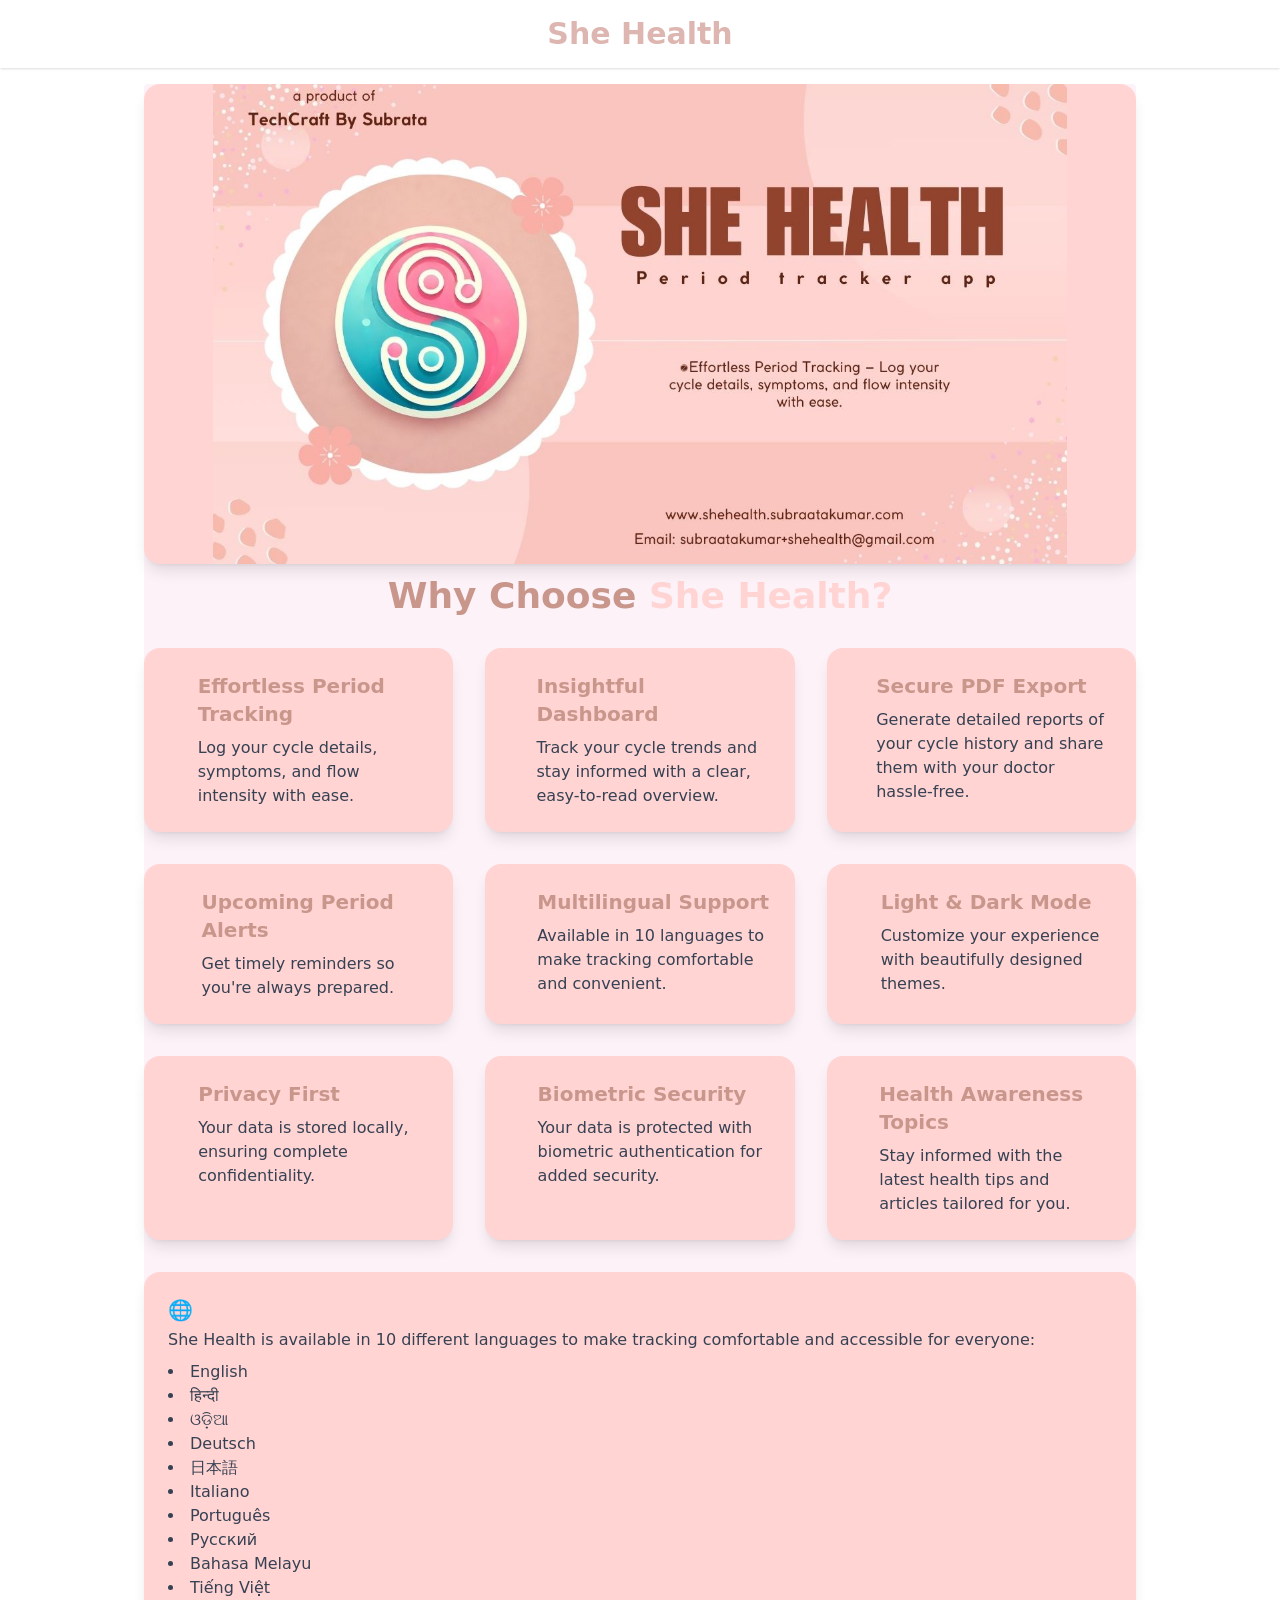
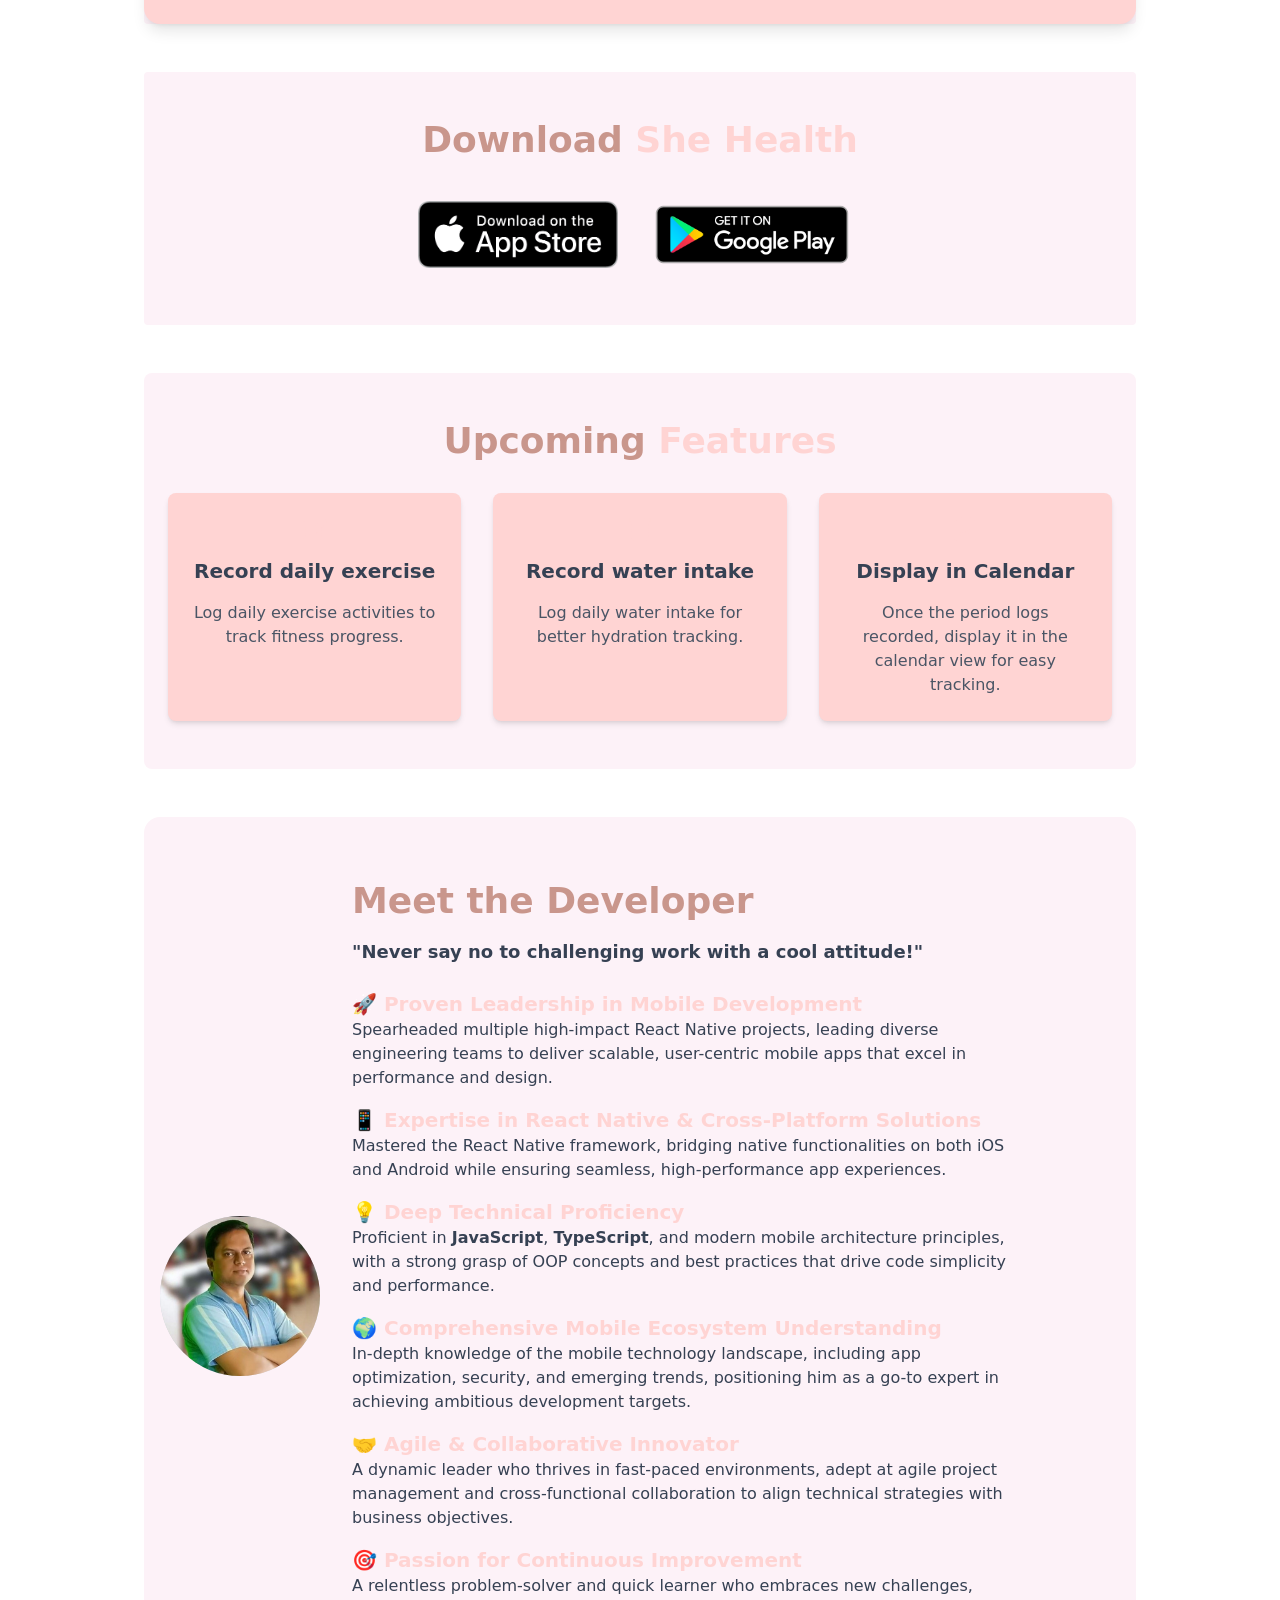
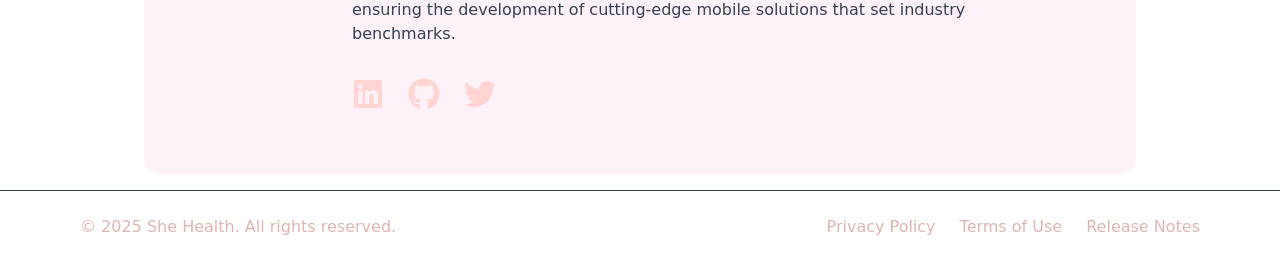
<file: index.html>
<!DOCTYPE html><html lang="en"><head><meta charSet="utf-8"/><meta name="viewport" content="width=device-width, initial-scale=1"/><link rel="stylesheet" href="/_next/static/css/571747c821c4b8be.css" data-precedence="next"/><link rel="preload" as="script" fetchPriority="low" href="/_next/static/chunks/webpack-60d835819e29e072.js"/><script src="/_next/static/chunks/4bd1b696-5b6c0ccbd3c0c9ab.js" async=""></script><script src="/_next/static/chunks/684-c45fac0e309893fe.js" async=""></script><script src="/_next/static/chunks/main-app-b4d7934724c104c9.js" async=""></script><script src="/_next/static/chunks/874-db6e9370384cd204.js" async=""></script><script src="/_next/static/chunks/63-6e6aa22b3cd68abc.js" async=""></script><script src="/_next/static/chunks/app/page-11c84b7e108ccc84.js" async=""></script><title>She Health App</title><meta name="description" content="She Health - Period tracker app"/><link rel="icon" href="/favicon.ico" type="image/x-icon" sizes="16x16"/><script src="/_next/static/chunks/polyfills-42372ed130431b0a.js" noModule=""></script></head><body class="dark:bg-gray-900 text-primary"><header class="p-4 dark:bg-gray-800 shadow"><a href="/"><h1 class="text-3xl font-bold text-center">She Health</h1></a></header><main class="max-w-5xl mx-auto p-4"><div class="space-y-12"><div class=" bg-pink-50 dark:bg-gray-900 rounded"><div class="container mx-auto"><div class="col-span-2 bg-white shadow-lg rounded-2xl items-start space-x-4 transition-transform transform hover:-translate-y-2"><a href="/"><div class="relative w-full  h-60 md:h-120"><img alt="Subrata Kumar Das" loading="lazy" decoding="async" data-nimg="fill" class="object-contain" style="position:absolute;height:100%;width:100%;left:0;top:0;right:0;bottom:0;color:transparent" src="/she_health_logo.jpg"/></div></a></div></div><div class="container mx-auto mt-3"><h2 class="text-4xl font-bold text-pink-600 mb-8 text-center">Why Choose <span class="text-pink-500">She Health?</span></h2><div class="grid grid-cols-1 md:grid-cols-2 lg:grid-cols-3 gap-8"><div class="p-6 bg-white dark:bg-gray-800 shadow-lg rounded-2xl flex items-start space-x-4 transition-transform transform hover:-translate-y-2"><svg stroke="currentColor" fill="currentColor" stroke-width="0" viewBox="0 0 448 512" class="text-pink-500 text-3xl" height="1em" width="1em" xmlns="http://www.w3.org/2000/svg"><path d="M0 464c0 26.5 21.5 48 48 48h352c26.5 0 48-21.5 48-48V192H0v272zm320-196c0-6.6 5.4-12 12-12h40c6.6 0 12 5.4 12 12v40c0 6.6-5.4 12-12 12h-40c-6.6 0-12-5.4-12-12v-40zm0 128c0-6.6 5.4-12 12-12h40c6.6 0 12 5.4 12 12v40c0 6.6-5.4 12-12 12h-40c-6.6 0-12-5.4-12-12v-40zM192 268c0-6.6 5.4-12 12-12h40c6.6 0 12 5.4 12 12v40c0 6.6-5.4 12-12 12h-40c-6.6 0-12-5.4-12-12v-40zm0 128c0-6.6 5.4-12 12-12h40c6.6 0 12 5.4 12 12v40c0 6.6-5.4 12-12 12h-40c-6.6 0-12-5.4-12-12v-40zM64 268c0-6.6 5.4-12 12-12h40c6.6 0 12 5.4 12 12v40c0 6.6-5.4 12-12 12H76c-6.6 0-12-5.4-12-12v-40zm0 128c0-6.6 5.4-12 12-12h40c6.6 0 12 5.4 12 12v40c0 6.6-5.4 12-12 12H76c-6.6 0-12-5.4-12-12v-40zM400 64h-48V16c0-8.8-7.2-16-16-16h-32c-8.8 0-16 7.2-16 16v48H160V16c0-8.8-7.2-16-16-16h-32c-8.8 0-16 7.2-16 16v48H48C21.5 64 0 85.5 0 112v48h448v-48c0-26.5-21.5-48-48-48z"></path></svg><div><h3 class="text-xl font-semibold text-pink-600 mb-2">Effortless Period Tracking</h3><p class="text-gray-700 dark:text-gray-300">Log your cycle details, symptoms, and flow intensity with ease.</p></div></div><div class="p-6 bg-white dark:bg-gray-800 shadow-lg rounded-2xl flex items-start space-x-4 transition-transform transform hover:-translate-y-2"><svg stroke="currentColor" fill="currentColor" stroke-width="0" viewBox="0 0 512 512" class="text-pink-500 text-3xl" height="1em" width="1em" xmlns="http://www.w3.org/2000/svg"><path d="M496 384H64V80c0-8.84-7.16-16-16-16H16C7.16 64 0 71.16 0 80v336c0 17.67 14.33 32 32 32h464c8.84 0 16-7.16 16-16v-32c0-8.84-7.16-16-16-16zM464 96H345.94c-21.38 0-32.09 25.85-16.97 40.97l32.4 32.4L288 242.75l-73.37-73.37c-12.5-12.5-32.76-12.5-45.25 0l-68.69 68.69c-6.25 6.25-6.25 16.38 0 22.63l22.62 22.62c6.25 6.25 16.38 6.25 22.63 0L192 237.25l73.37 73.37c12.5 12.5 32.76 12.5 45.25 0l96-96 32.4 32.4c15.12 15.12 40.97 4.41 40.97-16.97V112c.01-8.84-7.15-16-15.99-16z"></path></svg><div><h3 class="text-xl font-semibold text-pink-600 mb-2">Insightful Dashboard</h3><p class="text-gray-700 dark:text-gray-300">Track your cycle trends and stay informed with a clear, easy-to-read overview.</p></div></div><div class="p-6 bg-white dark:bg-gray-800 shadow-lg rounded-2xl flex items-start space-x-4 transition-transform transform hover:-translate-y-2"><svg stroke="currentColor" fill="currentColor" stroke-width="0" viewBox="0 0 384 512" class="text-pink-500 text-3xl" height="1em" width="1em" xmlns="http://www.w3.org/2000/svg"><path d="M181.9 256.1c-5-16-4.9-46.9-2-46.9 8.4 0 7.6 36.9 2 46.9zm-1.7 47.2c-7.7 20.2-17.3 43.3-28.4 62.7 18.3-7 39-17.2 62.9-21.9-12.7-9.6-24.9-23.4-34.5-40.8zM86.1 428.1c0 .8 13.2-5.4 34.9-40.2-6.7 6.3-29.1 24.5-34.9 40.2zM248 160h136v328c0 13.3-10.7 24-24 24H24c-13.3 0-24-10.7-24-24V24C0 10.7 10.7 0 24 0h200v136c0 13.2 10.8 24 24 24zm-8 171.8c-20-12.2-33.3-29-42.7-53.8 4.5-18.5 11.6-46.6 6.2-64.2-4.7-29.4-42.4-26.5-47.8-6.8-5 18.3-.4 44.1 8.1 77-11.6 27.6-28.7 64.6-40.8 85.8-.1 0-.1.1-.2.1-27.1 13.9-73.6 44.5-54.5 68 5.6 6.9 16 10 21.5 10 17.9 0 35.7-18 61.1-61.8 25.8-8.5 54.1-19.1 79-23.2 21.7 11.8 47.1 19.5 64 19.5 29.2 0 31.2-32 19.7-43.4-13.9-13.6-54.3-9.7-73.6-7.2zM377 105L279 7c-4.5-4.5-10.6-7-17-7h-6v128h128v-6.1c0-6.3-2.5-12.4-7-16.9zm-74.1 255.3c4.1-2.7-2.5-11.9-42.8-9 37.1 15.8 42.8 9 42.8 9z"></path></svg><div><h3 class="text-xl font-semibold text-pink-600 mb-2">Secure PDF Export</h3><p class="text-gray-700 dark:text-gray-300">Generate detailed reports of your cycle history and share them with your doctor hassle-free.</p></div></div><div class="p-6 bg-white dark:bg-gray-800 shadow-lg rounded-2xl flex items-start space-x-4 transition-transform transform hover:-translate-y-2"><svg stroke="currentColor" fill="currentColor" stroke-width="0" viewBox="0 0 448 512" class="text-pink-500 text-3xl" height="1em" width="1em" xmlns="http://www.w3.org/2000/svg"><path d="M0 464c0 26.5 21.5 48 48 48h352c26.5 0 48-21.5 48-48V192H0v272zm320-196c0-6.6 5.4-12 12-12h40c6.6 0 12 5.4 12 12v40c0 6.6-5.4 12-12 12h-40c-6.6 0-12-5.4-12-12v-40zm0 128c0-6.6 5.4-12 12-12h40c6.6 0 12 5.4 12 12v40c0 6.6-5.4 12-12 12h-40c-6.6 0-12-5.4-12-12v-40zM192 268c0-6.6 5.4-12 12-12h40c6.6 0 12 5.4 12 12v40c0 6.6-5.4 12-12 12h-40c-6.6 0-12-5.4-12-12v-40zm0 128c0-6.6 5.4-12 12-12h40c6.6 0 12 5.4 12 12v40c0 6.6-5.4 12-12 12h-40c-6.6 0-12-5.4-12-12v-40zM64 268c0-6.6 5.4-12 12-12h40c6.6 0 12 5.4 12 12v40c0 6.6-5.4 12-12 12H76c-6.6 0-12-5.4-12-12v-40zm0 128c0-6.6 5.4-12 12-12h40c6.6 0 12 5.4 12 12v40c0 6.6-5.4 12-12 12H76c-6.6 0-12-5.4-12-12v-40zM400 64h-48V16c0-8.8-7.2-16-16-16h-32c-8.8 0-16 7.2-16 16v48H160V16c0-8.8-7.2-16-16-16h-32c-8.8 0-16 7.2-16 16v48H48C21.5 64 0 85.5 0 112v48h448v-48c0-26.5-21.5-48-48-48z"></path></svg><div><h3 class="text-xl font-semibold text-pink-600 mb-2">Upcoming Period Alerts</h3><p class="text-gray-700 dark:text-gray-300">Get timely reminders so you&#x27;re always prepared.</p></div></div><div class="p-6 bg-white dark:bg-gray-800 shadow-lg rounded-2xl flex items-start space-x-4 transition-transform transform hover:-translate-y-2"><svg stroke="currentColor" fill="currentColor" stroke-width="0" viewBox="0 0 496 512" class="text-pink-500 text-3xl" height="1em" width="1em" xmlns="http://www.w3.org/2000/svg"><path d="M336.5 160C322 70.7 287.8 8 248 8s-74 62.7-88.5 152h177zM152 256c0 22.2 1.2 43.5 3.3 64h185.3c2.1-20.5 3.3-41.8 3.3-64s-1.2-43.5-3.3-64H155.3c-2.1 20.5-3.3 41.8-3.3 64zm324.7-96c-28.6-67.9-86.5-120.4-158-141.6 24.4 33.8 41.2 84.7 50 141.6h108zM177.2 18.4C105.8 39.6 47.8 92.1 19.3 160h108c8.7-56.9 25.5-107.8 49.9-141.6zM487.4 192H372.7c2.1 21 3.3 42.5 3.3 64s-1.2 43-3.3 64h114.6c5.5-20.5 8.6-41.8 8.6-64s-3.1-43.5-8.5-64zM120 256c0-21.5 1.2-43 3.3-64H8.6C3.2 212.5 0 233.8 0 256s3.2 43.5 8.6 64h114.6c-2-21-3.2-42.5-3.2-64zm39.5 96c14.5 89.3 48.7 152 88.5 152s74-62.7 88.5-152h-177zm159.3 141.6c71.4-21.2 129.4-73.7 158-141.6h-108c-8.8 56.9-25.6 107.8-50 141.6zM19.3 352c28.6 67.9 86.5 120.4 158 141.6-24.4-33.8-41.2-84.7-50-141.6h-108z"></path></svg><div><h3 class="text-xl font-semibold text-pink-600 mb-2">Multilingual Support</h3><p class="text-gray-700 dark:text-gray-300">Available in 10 languages to make tracking comfortable and convenient.</p></div></div><div class="p-6 bg-white dark:bg-gray-800 shadow-lg rounded-2xl flex items-start space-x-4 transition-transform transform hover:-translate-y-2"><svg stroke="currentColor" fill="currentColor" stroke-width="0" viewBox="0 0 512 512" class="text-pink-500 text-3xl" height="1em" width="1em" xmlns="http://www.w3.org/2000/svg"><path d="M167.02 309.34c-40.12 2.58-76.53 17.86-97.19 72.3-2.35 6.21-8 9.98-14.59 9.98-11.11 0-45.46-27.67-55.25-34.35C0 439.62 37.93 512 128 512c75.86 0 128-43.77 128-120.19 0-3.11-.65-6.08-.97-9.13l-88.01-73.34zM457.89 0c-15.16 0-29.37 6.71-40.21 16.45C213.27 199.05 192 203.34 192 257.09c0 13.7 3.25 26.76 8.73 38.7l63.82 53.18c7.21 1.8 14.64 3.03 22.39 3.03 62.11 0 98.11-45.47 211.16-256.46 7.38-14.35 13.9-29.85 13.9-45.99C512 20.64 486 0 457.89 0z"></path></svg><div><h3 class="text-xl font-semibold text-pink-600 mb-2">Light &amp; Dark Mode</h3><p class="text-gray-700 dark:text-gray-300">Customize your experience with beautifully designed themes.</p></div></div><div class="p-6 bg-white dark:bg-gray-800 shadow-lg rounded-2xl flex items-start space-x-4 transition-transform transform hover:-translate-y-2"><svg stroke="currentColor" fill="currentColor" stroke-width="0" viewBox="0 0 448 512" class="text-pink-500 text-3xl" height="1em" width="1em" xmlns="http://www.w3.org/2000/svg"><path d="M400 224h-24v-72C376 68.2 307.8 0 224 0S72 68.2 72 152v72H48c-26.5 0-48 21.5-48 48v192c0 26.5 21.5 48 48 48h352c26.5 0 48-21.5 48-48V272c0-26.5-21.5-48-48-48zm-104 0H152v-72c0-39.7 32.3-72 72-72s72 32.3 72 72v72z"></path></svg><div><h3 class="text-xl font-semibold text-pink-600 mb-2">Privacy First</h3><p class="text-gray-700 dark:text-gray-300">Your data is stored locally, ensuring complete confidentiality.</p></div></div><div class="p-6 bg-white dark:bg-gray-800 shadow-lg rounded-2xl flex items-start space-x-4 transition-transform transform hover:-translate-y-2"><svg stroke="currentColor" fill="currentColor" stroke-width="0" viewBox="0 0 448 512" class="text-pink-500 text-3xl" height="1em" width="1em" xmlns="http://www.w3.org/2000/svg"><path d="M400 224h-24v-72C376 68.2 307.8 0 224 0S72 68.2 72 152v72H48c-26.5 0-48 21.5-48 48v192c0 26.5 21.5 48 48 48h352c26.5 0 48-21.5 48-48V272c0-26.5-21.5-48-48-48zm-104 0H152v-72c0-39.7 32.3-72 72-72s72 32.3 72 72v72z"></path></svg><div><h3 class="text-xl font-semibold text-pink-600 mb-2">Biometric Security</h3><p class="text-gray-700 dark:text-gray-300">Your data is protected with biometric authentication for added security.</p></div></div><div class="p-6 bg-white dark:bg-gray-800 shadow-lg rounded-2xl flex items-start space-x-4 transition-transform transform hover:-translate-y-2"><svg stroke="currentColor" fill="currentColor" stroke-width="0" viewBox="0 0 512 512" class="text-pink-500 text-3xl" height="1em" width="1em" xmlns="http://www.w3.org/2000/svg"><path d="M320.2 243.8l-49.7 99.4c-6 12.1-23.4 11.7-28.9-.6l-56.9-126.3-30 71.7H60.6l182.5 186.5c7.1 7.3 18.6 7.3 25.7 0L451.4 288H342.3l-22.1-44.2zM473.7 73.9l-2.4-2.5c-51.5-52.6-135.8-52.6-187.4 0L256 100l-27.9-28.5c-51.5-52.7-135.9-52.7-187.4 0l-2.4 2.4C-10.4 123.7-12.5 203 31 256h102.4l35.9-86.2c5.4-12.9 23.6-13.2 29.4-.4l58.2 129.3 49-97.9c5.9-11.8 22.7-11.8 28.6 0l27.6 55.2H481c43.5-53 41.4-132.3-7.3-182.1z"></path></svg><div><h3 class="text-xl font-semibold text-pink-600 mb-2">Health Awareness Topics</h3><p class="text-gray-700 dark:text-gray-300">Stay informed with the latest health tips and articles tailored for you.</p></div></div></div></div><div class="container mx-auto mt-8"><div class="col-span-2 p-6 bg-white dark:bg-gray-800 shadow-lg rounded-2xl items-start space-x-4 transition-transform transform hover:-translate-y-2"><h3 class="text-xl font-semibold text-pink-500">🌐 Multilingual Support</h3><p class="text-gray-700 dark:text-gray-300 mt-1">She Health is available in 10 different languages to make tracking comfortable and accessible for everyone:</p><ul class="mt-2 list-disc list-inside text-gray-700 dark:text-gray-300"><li>English</li><li>हिन्दी</li><li>ଓଡ଼ିଆ</li><li>Deutsch</li><li>日本語</li><li>Italiano</li><li>Português</li><li>Русский</li><li>Bahasa Melayu</li><li>Tiếng Việt</li></ul></div></div></div><div class="bg-pink-50 dark:bg-gray-900 rounded py-12"><div class="container mx-auto text-center"><h2 class="text-4xl font-bold text-pink-600 mb-8">Download <span class="text-pink-500">She Health</span></h2><div class="flex flex-col md:flex-row justify-center items-center gap-6"><a target="_blank" rel="noopener noreferrer" class="hover:scale-105 transition-transform" href="https://apps.apple.com/app/she-health-period-tracker/id6743358136"><img alt="App Store" loading="lazy" width="200" height="65" decoding="async" data-nimg="1" style="color:transparent" src="/appstore.png"/></a><a target="_blank" rel="noopener noreferrer" class="hover:scale-105 transition-transform" href="https://play.google.com/store/apps/details?id=com.subrata.shehealth"><img alt="Google Play" loading="lazy" width="220" height="65" decoding="async" data-nimg="1" style="color:transparent" src="/playstore.png"/></a></div></div></div><div class="bg-pink-50 dark:bg-gray-900 rounded-lg py-12 px-6"><div class="container mx-auto text-center"><h2 class="text-4xl font-bold text-pink-600 mb-8">Upcoming <span class="text-pink-500">Features</span></h2><div class="grid grid-cols-1 md:grid-cols-2 lg:grid-cols-3 gap-8"><div class="bg-white dark:bg-gray-800 shadow-md rounded-lg p-6 flex flex-col items-center gap-4 hover:scale-105 transition-transform"><div class="text-pink-500"><svg stroke="currentColor" fill="currentColor" stroke-width="0" viewBox="0 0 576 512" height="24" width="24" xmlns="http://www.w3.org/2000/svg"><path d="M402.6 83.2l90.2 90.2c3.8 3.8 3.8 10 0 13.8L274.4 405.6l-92.8 10.3c-12.4 1.4-22.9-9.1-21.5-21.5l10.3-92.8L388.8 83.2c3.8-3.8 10-3.8 13.8 0zm162-22.9l-48.8-48.8c-15.2-15.2-39.9-15.2-55.2 0l-35.4 35.4c-3.8 3.8-3.8 10 0 13.8l90.2 90.2c3.8 3.8 10 3.8 13.8 0l35.4-35.4c15.2-15.3 15.2-40 0-55.2zM384 346.2V448H64V128h229.8c3.2 0 6.2-1.3 8.5-3.5l40-40c7.6-7.6 2.2-20.5-8.5-20.5H48C21.5 64 0 85.5 0 112v352c0 26.5 21.5 48 48 48h352c26.5 0 48-21.5 48-48V306.2c0-10.7-12.9-16-20.5-8.5l-40 40c-2.2 2.3-3.5 5.3-3.5 8.5z"></path></svg></div><h3 class="text-xl font-semibold text-gray-700 dark:text-gray-200">Record daily exercise</h3><p class="text-gray-600 dark:text-gray-400 text-center">Log daily exercise activities to track fitness progress.</p></div><div class="bg-white dark:bg-gray-800 shadow-md rounded-lg p-6 flex flex-col items-center gap-4 hover:scale-105 transition-transform"><div class="text-pink-500"><svg stroke="currentColor" fill="currentColor" stroke-width="0" viewBox="0 0 448 512" height="24" width="24" xmlns="http://www.w3.org/2000/svg"><path d="M432 32H312l-9.4-18.7A24 24 0 0 0 281.1 0H166.8a23.72 23.72 0 0 0-21.4 13.3L136 32H16A16 16 0 0 0 0 48v32a16 16 0 0 0 16 16h416a16 16 0 0 0 16-16V48a16 16 0 0 0-16-16zM53.2 467a48 48 0 0 0 47.9 45h245.8a48 48 0 0 0 47.9-45L416 128H32z"></path></svg></div><h3 class="text-xl font-semibold text-gray-700 dark:text-gray-200">Record water intake</h3><p class="text-gray-600 dark:text-gray-400 text-center">Log daily water intake for better hydration tracking.</p></div><div class="bg-white dark:bg-gray-800 shadow-md rounded-lg p-6 flex flex-col items-center gap-4 hover:scale-105 transition-transform"><div class="text-pink-500"><svg stroke="currentColor" fill="currentColor" stroke-width="0" viewBox="0 0 448 512" height="24" width="24" xmlns="http://www.w3.org/2000/svg"><path d="M436 160H12c-6.627 0-12-5.373-12-12v-36c0-26.51 21.49-48 48-48h48V12c0-6.627 5.373-12 12-12h40c6.627 0 12 5.373 12 12v52h128V12c0-6.627 5.373-12 12-12h40c6.627 0 12 5.373 12 12v52h48c26.51 0 48 21.49 48 48v36c0 6.627-5.373 12-12 12zM12 192h424c6.627 0 12 5.373 12 12v260c0 26.51-21.49 48-48 48H48c-26.51 0-48-21.49-48-48V204c0-6.627 5.373-12 12-12zm333.296 95.947l-28.169-28.398c-4.667-4.705-12.265-4.736-16.97-.068L194.12 364.665l-45.98-46.352c-4.667-4.705-12.266-4.736-16.971-.068l-28.397 28.17c-4.705 4.667-4.736 12.265-.068 16.97l82.601 83.269c4.667 4.705 12.265 4.736 16.97.068l142.953-141.805c4.705-4.667 4.736-12.265.068-16.97z"></path></svg></div><h3 class="text-xl font-semibold text-gray-700 dark:text-gray-200">Display in Calendar</h3><p class="text-gray-600 dark:text-gray-400 text-center">Once the period logs recorded, display it in the calendar view for easy tracking.</p></div></div></div></div><div class="py-16 bg-pink-50 dark:bg-gray-800 rounded-2xl"><div class="container mx-auto px-4 flex flex-col md:flex-row items-center"><div class="w-40 h-40 rounded-full bg-gray-300 dark:bg-gray-700 mb-6 md:mb-0 md:mr-8 overflow-hidden relative"><img alt="Subrata Kumar Das" loading="lazy" decoding="async" data-nimg="fill" class="object-cover" style="position:absolute;height:100%;width:100%;left:0;top:0;right:0;bottom:0;color:transparent" src="/subrata.jpeg"/></div><div class="max-w-2xl"><h2 class="text-4xl font-bold text-pink-600 mb-4">Meet the Developer</h2><p class="text-gray-700 dark:text-gray-300 leading-relaxed mb-6 text-lg"><span class="font-semibold">&quot;Never say no to challenging work with a cool attitude!&quot;</span></p><div class="space-y-4"><div><h3 class="text-xl font-semibold text-pink-500">🚀 Proven Leadership in Mobile Development</h3><p class="text-gray-700 dark:text-gray-300">Spearheaded multiple high-impact React Native projects, leading diverse engineering teams to deliver scalable, user-centric mobile apps that excel in performance and design.</p></div><div><h3 class="text-xl font-semibold text-pink-500">📱 Expertise in React Native &amp; Cross-Platform Solutions</h3><p class="text-gray-700 dark:text-gray-300">Mastered the React Native framework, bridging native functionalities on both iOS and Android while ensuring seamless, high-performance app experiences.</p></div><div><h3 class="text-xl font-semibold text-pink-500">💡 Deep Technical Proficiency</h3><p class="text-gray-700 dark:text-gray-300">Proficient in <strong>JavaScript</strong>,<!-- --> <strong>TypeScript</strong>, and modern mobile architecture principles, with a strong grasp of OOP concepts and best practices that drive code simplicity and performance.</p></div><div><h3 class="text-xl font-semibold text-pink-500">🌍 Comprehensive Mobile Ecosystem Understanding</h3><p class="text-gray-700 dark:text-gray-300">In-depth knowledge of the mobile technology landscape, including app optimization, security, and emerging trends, positioning him as a go-to expert in achieving ambitious development targets.</p></div><div><h3 class="text-xl font-semibold text-pink-500">🤝 Agile &amp; Collaborative Innovator</h3><p class="text-gray-700 dark:text-gray-300">A dynamic leader who thrives in fast-paced environments, adept at agile project management and cross-functional collaboration to align technical strategies with business objectives.</p></div><div><h3 class="text-xl font-semibold text-pink-500">🎯 Passion for Continuous Improvement</h3><p class="text-gray-700 dark:text-gray-300">A relentless problem-solver and quick learner who embraces new challenges, ensuring the development of cutting-edge mobile solutions that set industry benchmarks.</p></div></div><div class="flex space-x-6 mt-8"><a href="https://www.linkedin.com/in/subraatakumar/" target="_blank" rel="noopener noreferrer" class="text-pink-500 hover:text-pink-700 transition"><svg stroke="currentColor" fill="currentColor" stroke-width="0" viewBox="0 0 448 512" height="32" width="32" xmlns="http://www.w3.org/2000/svg"><path d="M416 32H31.9C14.3 32 0 46.5 0 64.3v383.4C0 465.5 14.3 480 31.9 480H416c17.6 0 32-14.5 32-32.3V64.3c0-17.8-14.4-32.3-32-32.3zM135.4 416H69V202.2h66.5V416zm-33.2-243c-21.3 0-38.5-17.3-38.5-38.5S80.9 96 102.2 96c21.2 0 38.5 17.3 38.5 38.5 0 21.3-17.2 38.5-38.5 38.5zm282.1 243h-66.4V312c0-24.8-.5-56.7-34.5-56.7-34.6 0-39.9 27-39.9 54.9V416h-66.4V202.2h63.7v29.2h.9c8.9-16.8 30.6-34.5 62.9-34.5 67.2 0 79.7 44.3 79.7 101.9V416z"></path></svg></a><a href="https://github.com/subraatakumar" target="_blank" rel="noopener noreferrer" class="text-pink-500 hover:text-pink-700 transition"><svg stroke="currentColor" fill="currentColor" stroke-width="0" viewBox="0 0 496 512" height="32" width="32" xmlns="http://www.w3.org/2000/svg"><path d="M165.9 397.4c0 2-2.3 3.6-5.2 3.6-3.3.3-5.6-1.3-5.6-3.6 0-2 2.3-3.6 5.2-3.6 3-.3 5.6 1.3 5.6 3.6zm-31.1-4.5c-.7 2 1.3 4.3 4.3 4.9 2.6 1 5.6 0 6.2-2s-1.3-4.3-4.3-5.2c-2.6-.7-5.5.3-6.2 2.3zm44.2-1.7c-2.9.7-4.9 2.6-4.6 4.9.3 2 2.9 3.3 5.9 2.6 2.9-.7 4.9-2.6 4.6-4.6-.3-1.9-3-3.2-5.9-2.9zM244.8 8C106.1 8 0 113.3 0 252c0 110.9 69.8 205.8 169.5 239.2 12.8 2.3 17.3-5.6 17.3-12.1 0-6.2-.3-40.4-.3-61.4 0 0-70 15-84.7-29.8 0 0-11.4-29.1-27.8-36.6 0 0-22.9-15.7 1.6-15.4 0 0 24.9 2 38.6 25.8 21.9 38.6 58.6 27.5 72.9 20.9 2.3-16 8.8-27.1 16-33.7-55.9-6.2-112.3-14.3-112.3-110.5 0-27.5 7.6-41.3 23.6-58.9-2.6-6.5-11.1-33.3 2.6-67.9 20.9-6.5 69 27 69 27 20-5.6 41.5-8.5 62.8-8.5s42.8 2.9 62.8 8.5c0 0 48.1-33.6 69-27 13.7 34.7 5.2 61.4 2.6 67.9 16 17.7 25.8 31.5 25.8 58.9 0 96.5-58.9 104.2-114.8 110.5 9.2 7.9 17 22.9 17 46.4 0 33.7-.3 75.4-.3 83.6 0 6.5 4.6 14.4 17.3 12.1C428.2 457.8 496 362.9 496 252 496 113.3 383.5 8 244.8 8zM97.2 352.9c-1.3 1-1 3.3.7 5.2 1.6 1.6 3.9 2.3 5.2 1 1.3-1 1-3.3-.7-5.2-1.6-1.6-3.9-2.3-5.2-1zm-10.8-8.1c-.7 1.3.3 2.9 2.3 3.9 1.6 1 3.6.7 4.3-.7.7-1.3-.3-2.9-2.3-3.9-2-.6-3.6-.3-4.3.7zm32.4 35.6c-1.6 1.3-1 4.3 1.3 6.2 2.3 2.3 5.2 2.6 6.5 1 1.3-1.3.7-4.3-1.3-6.2-2.2-2.3-5.2-2.6-6.5-1zm-11.4-14.7c-1.6 1-1.6 3.6 0 5.9 1.6 2.3 4.3 3.3 5.6 2.3 1.6-1.3 1.6-3.9 0-6.2-1.4-2.3-4-3.3-5.6-2z"></path></svg></a><a href="https://x.com/subraatakumar" target="_blank" rel="noopener noreferrer" class="text-pink-500 hover:text-pink-700 transition"><svg stroke="currentColor" fill="currentColor" stroke-width="0" viewBox="0 0 512 512" height="32" width="32" xmlns="http://www.w3.org/2000/svg"><path d="M459.37 151.716c.325 4.548.325 9.097.325 13.645 0 138.72-105.583 298.558-298.558 298.558-59.452 0-114.68-17.219-161.137-47.106 8.447.974 16.568 1.299 25.34 1.299 49.055 0 94.213-16.568 130.274-44.832-46.132-.975-84.792-31.188-98.112-72.772 6.498.974 12.995 1.624 19.818 1.624 9.421 0 18.843-1.3 27.614-3.573-48.081-9.747-84.143-51.98-84.143-102.985v-1.299c13.969 7.797 30.214 12.67 47.431 13.319-28.264-18.843-46.781-51.005-46.781-87.391 0-19.492 5.197-37.36 14.294-52.954 51.655 63.675 129.3 105.258 216.365 109.807-1.624-7.797-2.599-15.918-2.599-24.04 0-57.828 46.782-104.934 104.934-104.934 30.213 0 57.502 12.67 76.67 33.137 23.715-4.548 46.456-13.32 66.599-25.34-7.798 24.366-24.366 44.833-46.132 57.827 21.117-2.273 41.584-8.122 60.426-16.243-14.292 20.791-32.161 39.308-52.628 54.253z"></path></svg></a></div></div></div></div></div></main><footer class="dark:bg-gray-800 border-t border-gray-700 py-6 px-4 md:px-20 text-text"><div class="max-w-7xl mx-auto flex flex-col md:flex-row justify-between items-center"><div class="text-primary md:text-left mb-4 md:mb-0"><p>© <!-- -->2025<!-- --> She Health. All rights reserved.</p></div><div class="flex space-x-6"><a href="/privacy-policy" class="text-primary hover:underline">Privacy Policy</a><a href="/terms-of-use" class="text-primary hover:underline">Terms of Use</a><a href="/release-notes" class="text-primary hover:underline">Release Notes</a></div></div></footer><script src="/_next/static/chunks/webpack-60d835819e29e072.js" async=""></script><script>(self.__next_f=self.__next_f||[]).push([0])</script><script>self.__next_f.push([1,"1:\"$Sreact.fragment\"\n2:I[6874,[\"874\",\"static/chunks/874-db6e9370384cd204.js\",\"63\",\"static/chunks/63-6e6aa22b3cd68abc.js\",\"974\",\"static/chunks/app/page-11c84b7e108ccc84.js\"],\"\"]\n3:I[7555,[],\"\"]\n4:I[1295,[],\"\"]\n5:I[3063,[\"874\",\"static/chunks/874-db6e9370384cd204.js\",\"63\",\"static/chunks/63-6e6aa22b3cd68abc.js\",\"974\",\"static/chunks/app/page-11c84b7e108ccc84.js\"],\"Image\"]\n7:I[9665,[],\"OutletBoundary\"]\na:I[9665,[],\"ViewportBoundary\"]\nc:I[9665,[],\"MetadataBoundary\"]\ne:I[6614,[],\"\"]\n:HL[\"/_next/static/css/571747c821c4b8be.css\",\"style\"]\n6:T518,M165.9 397.4c0 2-2.3 3.6-5.2 3.6-3.3.3-5.6-1.3-5.6-3.6 0-2 2.3-3.6 5.2-3.6 3-.3 5.6 1.3 5.6 3.6zm-31.1-4.5c-.7 2 1.3 4.3 4.3 4.9 2.6 1 5.6 0 6.2-2s-1.3-4.3-4.3-5.2c-2.6-.7-5.5.3-6.2 2.3zm44.2-1.7c-2.9.7-4.9 2.6-4.6 4.9.3 2 2.9 3.3 5.9 2.6 2.9-.7 4.9-2.6 4.6-4.6-.3-1.9-3-3.2-5.9-2.9zM244.8 8C106.1 8 0 113.3 0 252c0 110.9 69.8 205.8 169.5 239.2 12.8 2.3 17.3-5.6 17.3-12.1 0-6.2-.3-40.4-.3-61.4 0 0-70 15-84.7-29.8 0 0-11.4-29.1-27.8-36.6 0 0-22.9-15.7 1.6-15.4 0 0 24.9 2 38.6 25.8 21.9 38.6 58.6 27.5 72.9 20.9 2.3-16 8.8-27.1 16-33.7-55.9-6.2-112.3-14.3-112.3-110.5 0-27.5 7.6-41.3 23.6-58.9-2.6-6.5-11.1-33.3 2.6-67.9 20.9-6.5 69 27 69 27 20-5.6 41.5-8.5 62.8-8.5s42.8 2.9 62.8 8.5c0 0 48.1-33.6 69-27 13.7 34.7 5.2 61.4 2.6 67.9 16 17.7 25.8 31.5 25.8 58.9 0 96.5-58.9 104.2-114.8 110.5 9.2 7.9 17 22.9 17 46.4 0 33.7-.3 75.4-.3 83.6 0 6.5 4.6 14.4 17.3 12.1C428.2 457.8 496 362.9 496 252 496 113.3 383.5 8 244.8 8zM97.2 352.9c-1.3 1-1 3.3.7 5.2 1.6 1.6 3.9 2.3 5.2 1 1.3-1 1-3.3-.7-5.2-1.6-1.6-3.9-2.3-5.2-1zm-10.8-8.1c-.7 1.3.3 2.9 2.3 3.9 1.6 1 3.6.7 4.3-.7.7-1.3-.3-2.9-2.3-3.9-2-.6-3.6-.3-4.3.7zm32.4 35.6c-1.6 1.3-1 4.3 1.3 6.2 2.3 2.3 5.2 2.6 6.5 1 1.3-1.3.7-4.3-1.3-6.2-2.2-2.3-5.2-2.6-6.5-1zm-11.4-14.7c-1.6 1-1.6 3.6 0 5.9 1.6 2.3 4.3 3.3 5.6 2.3 1.6-1.3 1.6-3.9 0-6.2-1.4-2.3-4-3.3-5.6-2z"])</script><script>self.__next_f.push([1,"0:{\"P\":null,\"b\":\"jaOckVFDnGs_ueaMb0OEP\",\"p\":\"\",\"c\":[\"\",\"\"],\"i\":false,\"f\":[[[\"\",{\"children\":[\"__PAGE__\",{}]},\"$undefined\",\"$undefined\",true],[\"\",[\"$\",\"$1\",\"c\",{\"children\":[[[\"$\",\"link\",\"0\",{\"rel\":\"stylesheet\",\"href\":\"/_next/static/css/571747c821c4b8be.css\",\"precedence\":\"next\",\"crossOrigin\":\"$undefined\",\"nonce\":\"$undefined\"}]],[\"$\",\"html\",null,{\"lang\":\"en\",\"children\":[[\"$\",\"head\",null,{\"children\":[[\"$\",\"title\",null,{\"children\":\"She Health App\"}],[\"$\",\"meta\",null,{\"name\":\"description\",\"content\":\"She Health - Period tracker app\"}]]}],[\"$\",\"body\",null,{\"className\":\"dark:bg-gray-900 text-primary\",\"children\":[[\"$\",\"header\",null,{\"className\":\"p-4 dark:bg-gray-800 shadow\",\"children\":[\"$\",\"$L2\",null,{\"href\":\"/\",\"children\":[\"$\",\"h1\",null,{\"className\":\"text-3xl font-bold text-center\",\"children\":\"She Health\"}]}]}],[\"$\",\"main\",null,{\"className\":\"max-w-5xl mx-auto p-4\",\"children\":[\"$\",\"$L3\",null,{\"parallelRouterKey\":\"children\",\"error\":\"$undefined\",\"errorStyles\":\"$undefined\",\"errorScripts\":\"$undefined\",\"template\":[\"$\",\"$L4\",null,{}],\"templateStyles\":\"$undefined\",\"templateScripts\":\"$undefined\",\"notFound\":[[[\"$\",\"title\",null,{\"children\":\"404: This page could not be found.\"}],[\"$\",\"div\",null,{\"style\":{\"fontFamily\":\"system-ui,\\\"Segoe UI\\\",Roboto,Helvetica,Arial,sans-serif,\\\"Apple Color Emoji\\\",\\\"Segoe UI Emoji\\\"\",\"height\":\"100vh\",\"textAlign\":\"center\",\"display\":\"flex\",\"flexDirection\":\"column\",\"alignItems\":\"center\",\"justifyContent\":\"center\"},\"children\":[\"$\",\"div\",null,{\"children\":[[\"$\",\"style\",null,{\"dangerouslySetInnerHTML\":{\"__html\":\"body{color:#000;background:#fff;margin:0}.next-error-h1{border-right:1px solid rgba(0,0,0,.3)}@media (prefers-color-scheme:dark){body{color:#fff;background:#000}.next-error-h1{border-right:1px solid rgba(255,255,255,.3)}}\"}}],[\"$\",\"h1\",null,{\"className\":\"next-error-h1\",\"style\":{\"display\":\"inline-block\",\"margin\":\"0 20px 0 0\",\"padding\":\"0 23px 0 0\",\"fontSize\":24,\"fontWeight\":500,\"verticalAlign\":\"top\",\"lineHeight\":\"49px\"},\"children\":404}],[\"$\",\"div\",null,{\"style\":{\"display\":\"inline-block\"},\"children\":[\"$\",\"h2\",null,{\"style\":{\"fontSize\":14,\"fontWeight\":400,\"lineHeight\":\"49px\",\"margin\":0},\"children\":\"This page could not be found.\"}]}]]}]}]],[]],\"forbidden\":\"$undefined\",\"unauthorized\":\"$undefined\"}]}],[\"$\",\"footer\",null,{\"className\":\"dark:bg-gray-800 border-t border-gray-700 py-6 px-4 md:px-20 text-text\",\"children\":[\"$\",\"div\",null,{\"className\":\"max-w-7xl mx-auto flex flex-col md:flex-row justify-between items-center\",\"children\":[[\"$\",\"div\",null,{\"className\":\"text-primary md:text-left mb-4 md:mb-0\",\"children\":[\"$\",\"p\",null,{\"children\":[\"© \",2025,\" She Health. All rights reserved.\"]}]}],[\"$\",\"div\",null,{\"className\":\"flex space-x-6\",\"children\":[[\"$\",\"a\",null,{\"href\":\"/privacy-policy\",\"className\":\"text-primary hover:underline\",\"children\":\"Privacy Policy\"}],[\"$\",\"a\",null,{\"href\":\"/terms-of-use\",\"className\":\"text-primary hover:underline\",\"children\":\"Terms of Use\"}],[\"$\",\"a\",null,{\"href\":\"/release-notes\",\"className\":\"text-primary hover:underline\",\"children\":\"Release Notes\"}]]}]]}]}]]}]]}]]}],{\"children\":[\"__PAGE__\",[\"$\",\"$1\",\"c\",{\"children\":[[\"$\",\"div\",null,{\"className\":\"space-y-12\",\"children\":[[\"$\",\"div\",null,{\"className\":\" bg-pink-50 dark:bg-gray-900 rounded\",\"children\":[[\"$\",\"div\",null,{\"className\":\"container mx-auto\",\"children\":[\"$\",\"div\",null,{\"className\":\"col-span-2 bg-white shadow-lg rounded-2xl items-start space-x-4 transition-transform transform hover:-translate-y-2\",\"children\":[\"$\",\"$L2\",null,{\"href\":\"/\",\"children\":[\"$\",\"div\",null,{\"className\":\"relative w-full  h-60 md:h-120\",\"children\":[\"$\",\"$L5\",null,{\"src\":\"/she_health_logo.jpg\",\"alt\":\"Subrata Kumar Das\",\"fill\":true,\"className\":\"object-contain\",\"unoptimized\":true}]}]}]}]}],[\"$\",\"div\",null,{\"className\":\"container mx-auto mt-3\",\"children\":[[\"$\",\"h2\",null,{\"className\":\"text-4xl font-bold text-pink-600 mb-8 text-center\",\"children\":[\"Why Choose \",[\"$\",\"span\",null,{\"className\":\"text-pink-500\",\"children\":\"She Health?\"}]]}],[\"$\",\"div\",null,{\"className\":\"grid grid-cols-1 md:grid-cols-2 lg:grid-cols-3 gap-8\",\"children\":[[\"$\",\"div\",\"0\",{\"className\":\"p-6 bg-white dark:bg-gray-800 shadow-lg rounded-2xl flex items-start space-x-4 transition-transform transform hover:-translate-y-2\",\"children\":[[\"$\",\"svg\",null,{\"stroke\":\"currentColor\",\"fill\":\"currentColor\",\"strokeWidth\":\"0\",\"viewBox\":\"0 0 448 512\",\"className\":\"text-pink-500 text-3xl\",\"children\":[\"$undefined\",[[\"$\",\"path\",\"0\",{\"d\":\"M0 464c0 26.5 21.5 48 48 48h352c26.5 0 48-21.5 48-48V192H0v272zm320-196c0-6.6 5.4-12 12-12h40c6.6 0 12 5.4 12 12v40c0 6.6-5.4 12-12 12h-40c-6.6 0-12-5.4-12-12v-40zm0 128c0-6.6 5.4-12 12-12h40c6.6 0 12 5.4 12 12v40c0 6.6-5.4 12-12 12h-40c-6.6 0-12-5.4-12-12v-40zM192 268c0-6.6 5.4-12 12-12h40c6.6 0 12 5.4 12 12v40c0 6.6-5.4 12-12 12h-40c-6.6 0-12-5.4-12-12v-40zm0 128c0-6.6 5.4-12 12-12h40c6.6 0 12 5.4 12 12v40c0 6.6-5.4 12-12 12h-40c-6.6 0-12-5.4-12-12v-40zM64 268c0-6.6 5.4-12 12-12h40c6.6 0 12 5.4 12 12v40c0 6.6-5.4 12-12 12H76c-6.6 0-12-5.4-12-12v-40zm0 128c0-6.6 5.4-12 12-12h40c6.6 0 12 5.4 12 12v40c0 6.6-5.4 12-12 12H76c-6.6 0-12-5.4-12-12v-40zM400 64h-48V16c0-8.8-7.2-16-16-16h-32c-8.8 0-16 7.2-16 16v48H160V16c0-8.8-7.2-16-16-16h-32c-8.8 0-16 7.2-16 16v48H48C21.5 64 0 85.5 0 112v48h448v-48c0-26.5-21.5-48-48-48z\",\"children\":[]}]]],\"style\":{\"color\":\"$undefined\"},\"height\":\"1em\",\"width\":\"1em\",\"xmlns\":\"http://www.w3.org/2000/svg\"}],[\"$\",\"div\",null,{\"children\":[[\"$\",\"h3\",null,{\"className\":\"text-xl font-semibold text-pink-600 mb-2\",\"children\":\"Effortless Period Tracking\"}],[\"$\",\"p\",null,{\"className\":\"text-gray-700 dark:text-gray-300\",\"children\":\"Log your cycle details, symptoms, and flow intensity with ease.\"}]]}]]}],[\"$\",\"div\",\"1\",{\"className\":\"p-6 bg-white dark:bg-gray-800 shadow-lg rounded-2xl flex items-start space-x-4 transition-transform transform hover:-translate-y-2\",\"children\":[[\"$\",\"svg\",null,{\"stroke\":\"currentColor\",\"fill\":\"currentColor\",\"strokeWidth\":\"0\",\"viewBox\":\"0 0 512 512\",\"className\":\"text-pink-500 text-3xl\",\"children\":[\"$undefined\",[[\"$\",\"path\",\"0\",{\"d\":\"M496 384H64V80c0-8.84-7.16-16-16-16H16C7.16 64 0 71.16 0 80v336c0 17.67 14.33 32 32 32h464c8.84 0 16-7.16 16-16v-32c0-8.84-7.16-16-16-16zM464 96H345.94c-21.38 0-32.09 25.85-16.97 40.97l32.4 32.4L288 242.75l-73.37-73.37c-12.5-12.5-32.76-12.5-45.25 0l-68.69 68.69c-6.25 6.25-6.25 16.38 0 22.63l22.62 22.62c6.25 6.25 16.38 6.25 22.63 0L192 237.25l73.37 73.37c12.5 12.5 32.76 12.5 45.25 0l96-96 32.4 32.4c15.12 15.12 40.97 4.41 40.97-16.97V112c.01-8.84-7.15-16-15.99-16z\",\"children\":[]}]]],\"style\":{\"color\":\"$undefined\"},\"height\":\"1em\",\"width\":\"1em\",\"xmlns\":\"http://www.w3.org/2000/svg\"}],[\"$\",\"div\",null,{\"children\":[[\"$\",\"h3\",null,{\"className\":\"text-xl font-semibold text-pink-600 mb-2\",\"children\":\"Insightful Dashboard\"}],[\"$\",\"p\",null,{\"className\":\"text-gray-700 dark:text-gray-300\",\"children\":\"Track your cycle trends and stay informed with a clear, easy-to-read overview.\"}]]}]]}],[\"$\",\"div\",\"2\",{\"className\":\"p-6 bg-white dark:bg-gray-800 shadow-lg rounded-2xl flex items-start space-x-4 transition-transform transform hover:-translate-y-2\",\"children\":[[\"$\",\"svg\",null,{\"stroke\":\"currentColor\",\"fill\":\"currentColor\",\"strokeWidth\":\"0\",\"viewBox\":\"0 0 384 512\",\"className\":\"text-pink-500 text-3xl\",\"children\":[\"$undefined\",[[\"$\",\"path\",\"0\",{\"d\":\"M181.9 256.1c-5-16-4.9-46.9-2-46.9 8.4 0 7.6 36.9 2 46.9zm-1.7 47.2c-7.7 20.2-17.3 43.3-28.4 62.7 18.3-7 39-17.2 62.9-21.9-12.7-9.6-24.9-23.4-34.5-40.8zM86.1 428.1c0 .8 13.2-5.4 34.9-40.2-6.7 6.3-29.1 24.5-34.9 40.2zM248 160h136v328c0 13.3-10.7 24-24 24H24c-13.3 0-24-10.7-24-24V24C0 10.7 10.7 0 24 0h200v136c0 13.2 10.8 24 24 24zm-8 171.8c-20-12.2-33.3-29-42.7-53.8 4.5-18.5 11.6-46.6 6.2-64.2-4.7-29.4-42.4-26.5-47.8-6.8-5 18.3-.4 44.1 8.1 77-11.6 27.6-28.7 64.6-40.8 85.8-.1 0-.1.1-.2.1-27.1 13.9-73.6 44.5-54.5 68 5.6 6.9 16 10 21.5 10 17.9 0 35.7-18 61.1-61.8 25.8-8.5 54.1-19.1 79-23.2 21.7 11.8 47.1 19.5 64 19.5 29.2 0 31.2-32 19.7-43.4-13.9-13.6-54.3-9.7-73.6-7.2zM377 105L279 7c-4.5-4.5-10.6-7-17-7h-6v128h128v-6.1c0-6.3-2.5-12.4-7-16.9zm-74.1 255.3c4.1-2.7-2.5-11.9-42.8-9 37.1 15.8 42.8 9 42.8 9z\",\"children\":[]}]]],\"style\":{\"color\":\"$undefined\"},\"height\":\"1em\",\"width\":\"1em\",\"xmlns\":\"http://www.w3.org/2000/svg\"}],[\"$\",\"div\",null,{\"children\":[[\"$\",\"h3\",null,{\"className\":\"text-xl font-semibold text-pink-600 mb-2\",\"children\":\"Secure PDF Export\"}],[\"$\",\"p\",null,{\"className\":\"text-gray-700 dark:text-gray-300\",\"children\":\"Generate detailed reports of your cycle history and share them with your doctor hassle-free.\"}]]}]]}],[\"$\",\"div\",\"3\",{\"className\":\"p-6 bg-white dark:bg-gray-800 shadow-lg rounded-2xl flex items-start space-x-4 transition-transform transform hover:-translate-y-2\",\"children\":[[\"$\",\"svg\",null,{\"stroke\":\"currentColor\",\"fill\":\"currentColor\",\"strokeWidth\":\"0\",\"viewBox\":\"0 0 448 512\",\"className\":\"text-pink-500 text-3xl\",\"children\":[\"$undefined\",[[\"$\",\"path\",\"0\",{\"d\":\"M0 464c0 26.5 21.5 48 48 48h352c26.5 0 48-21.5 48-48V192H0v272zm320-196c0-6.6 5.4-12 12-12h40c6.6 0 12 5.4 12 12v40c0 6.6-5.4 12-12 12h-40c-6.6 0-12-5.4-12-12v-40zm0 128c0-6.6 5.4-12 12-12h40c6.6 0 12 5.4 12 12v40c0 6.6-5.4 12-12 12h-40c-6.6 0-12-5.4-12-12v-40zM192 268c0-6.6 5.4-12 12-12h40c6.6 0 12 5.4 12 12v40c0 6.6-5.4 12-12 12h-40c-6.6 0-12-5.4-12-12v-40zm0 128c0-6.6 5.4-12 12-12h40c6.6 0 12 5.4 12 12v40c0 6.6-5.4 12-12 12h-40c-6.6 0-12-5.4-12-12v-40zM64 268c0-6.6 5.4-12 12-12h40c6.6 0 12 5.4 12 12v40c0 6.6-5.4 12-12 12H76c-6.6 0-12-5.4-12-12v-40zm0 128c0-6.6 5.4-12 12-12h40c6.6 0 12 5.4 12 12v40c0 6.6-5.4 12-12 12H76c-6.6 0-12-5.4-12-12v-40zM400 64h-48V16c0-8.8-7.2-16-16-16h-32c-8.8 0-16 7.2-16 16v48H160V16c0-8.8-7.2-16-16-16h-32c-8.8 0-16 7.2-16 16v48H48C21.5 64 0 85.5 0 112v48h448v-48c0-26.5-21.5-48-48-48z\",\"children\":[]}]]],\"style\":{\"color\":\"$undefined\"},\"height\":\"1em\",\"width\":\"1em\",\"xmlns\":\"http://www.w3.org/2000/svg\"}],[\"$\",\"div\",null,{\"children\":[[\"$\",\"h3\",null,{\"className\":\"text-xl font-semibold text-pink-600 mb-2\",\"children\":\"Upcoming Period Alerts\"}],[\"$\",\"p\",null,{\"className\":\"text-gray-700 dark:text-gray-300\",\"children\":\"Get timely reminders so you're always prepared.\"}]]}]]}],[\"$\",\"div\",\"4\",{\"className\":\"p-6 bg-white dark:bg-gray-800 shadow-lg rounded-2xl flex items-start space-x-4 transition-transform transform hover:-translate-y-2\",\"children\":[[\"$\",\"svg\",null,{\"stroke\":\"currentColor\",\"fill\":\"currentColor\",\"strokeWidth\":\"0\",\"viewBox\":\"0 0 496 512\",\"className\":\"text-pink-500 text-3xl\",\"children\":[\"$undefined\",[[\"$\",\"path\",\"0\",{\"d\":\"M336.5 160C322 70.7 287.8 8 248 8s-74 62.7-88.5 152h177zM152 256c0 22.2 1.2 43.5 3.3 64h185.3c2.1-20.5 3.3-41.8 3.3-64s-1.2-43.5-3.3-64H155.3c-2.1 20.5-3.3 41.8-3.3 64zm324.7-96c-28.6-67.9-86.5-120.4-158-141.6 24.4 33.8 41.2 84.7 50 141.6h108zM177.2 18.4C105.8 39.6 47.8 92.1 19.3 160h108c8.7-56.9 25.5-107.8 49.9-141.6zM487.4 192H372.7c2.1 21 3.3 42.5 3.3 64s-1.2 43-3.3 64h114.6c5.5-20.5 8.6-41.8 8.6-64s-3.1-43.5-8.5-64zM120 256c0-21.5 1.2-43 3.3-64H8.6C3.2 212.5 0 233.8 0 256s3.2 43.5 8.6 64h114.6c-2-21-3.2-42.5-3.2-64zm39.5 96c14.5 89.3 48.7 152 88.5 152s74-62.7 88.5-152h-177zm159.3 141.6c71.4-21.2 129.4-73.7 158-141.6h-108c-8.8 56.9-25.6 107.8-50 141.6zM19.3 352c28.6 67.9 86.5 120.4 158 141.6-24.4-33.8-41.2-84.7-50-141.6h-108z\",\"children\":[]}]]],\"style\":{\"color\":\"$undefined\"},\"height\":\"1em\",\"width\":\"1em\",\"xmlns\":\"http://www.w3.org/2000/svg\"}],[\"$\",\"div\",null,{\"children\":[[\"$\",\"h3\",null,{\"className\":\"text-xl font-semibold text-pink-600 mb-2\",\"children\":\"Multilingual Support\"}],[\"$\",\"p\",null,{\"className\":\"text-gray-700 dark:text-gray-300\",\"children\":\"Available in 10 languages to make tracking comfortable and convenient.\"}]]}]]}],[\"$\",\"div\",\"5\",{\"className\":\"p-6 bg-white dark:bg-gray-800 shadow-lg rounded-2xl flex items-start space-x-4 transition-transform transform hover:-translate-y-2\",\"children\":[[\"$\",\"svg\",null,{\"stroke\":\"currentColor\",\"fill\":\"currentColor\",\"strokeWidth\":\"0\",\"viewBox\":\"0 0 512 512\",\"className\":\"text-pink-500 text-3xl\",\"children\":[\"$undefined\",[[\"$\",\"path\",\"0\",{\"d\":\"M167.02 309.34c-40.12 2.58-76.53 17.86-97.19 72.3-2.35 6.21-8 9.98-14.59 9.98-11.11 0-45.46-27.67-55.25-34.35C0 439.62 37.93 512 128 512c75.86 0 128-43.77 128-120.19 0-3.11-.65-6.08-.97-9.13l-88.01-73.34zM457.89 0c-15.16 0-29.37 6.71-40.21 16.45C213.27 199.05 192 203.34 192 257.09c0 13.7 3.25 26.76 8.73 38.7l63.82 53.18c7.21 1.8 14.64 3.03 22.39 3.03 62.11 0 98.11-45.47 211.16-256.46 7.38-14.35 13.9-29.85 13.9-45.99C512 20.64 486 0 457.89 0z\",\"children\":[]}]]],\"style\":{\"color\":\"$undefined\"},\"height\":\"1em\",\"width\":\"1em\",\"xmlns\":\"http://www.w3.org/2000/svg\"}],[\"$\",\"div\",null,{\"children\":[[\"$\",\"h3\",null,{\"className\":\"text-xl font-semibold text-pink-600 mb-2\",\"children\":\"Light \u0026 Dark Mode\"}],[\"$\",\"p\",null,{\"className\":\"text-gray-700 dark:text-gray-300\",\"children\":\"Customize your experience with beautifully designed themes.\"}]]}]]}],[\"$\",\"div\",\"6\",{\"className\":\"p-6 bg-white dark:bg-gray-800 shadow-lg rounded-2xl flex items-start space-x-4 transition-transform transform hover:-translate-y-2\",\"children\":[[\"$\",\"svg\",null,{\"stroke\":\"currentColor\",\"fill\":\"currentColor\",\"strokeWidth\":\"0\",\"viewBox\":\"0 0 448 512\",\"className\":\"text-pink-500 text-3xl\",\"children\":[\"$undefined\",[[\"$\",\"path\",\"0\",{\"d\":\"M400 224h-24v-72C376 68.2 307.8 0 224 0S72 68.2 72 152v72H48c-26.5 0-48 21.5-48 48v192c0 26.5 21.5 48 48 48h352c26.5 0 48-21.5 48-48V272c0-26.5-21.5-48-48-48zm-104 0H152v-72c0-39.7 32.3-72 72-72s72 32.3 72 72v72z\",\"children\":[]}]]],\"style\":{\"color\":\"$undefined\"},\"height\":\"1em\",\"width\":\"1em\",\"xmlns\":\"http://www.w3.org/2000/svg\"}],[\"$\",\"div\",null,{\"children\":[[\"$\",\"h3\",null,{\"className\":\"text-xl font-semibold text-pink-600 mb-2\",\"children\":\"Privacy First\"}],[\"$\",\"p\",null,{\"className\":\"text-gray-700 dark:text-gray-300\",\"children\":\"Your data is stored locally, ensuring complete confidentiality.\"}]]}]]}],[\"$\",\"div\",\"7\",{\"className\":\"p-6 bg-white dark:bg-gray-800 shadow-lg rounded-2xl flex items-start space-x-4 transition-transform transform hover:-translate-y-2\",\"children\":[[\"$\",\"svg\",null,{\"stroke\":\"currentColor\",\"fill\":\"currentColor\",\"strokeWidth\":\"0\",\"viewBox\":\"0 0 448 512\",\"className\":\"text-pink-500 text-3xl\",\"children\":[\"$undefined\",[[\"$\",\"path\",\"0\",{\"d\":\"M400 224h-24v-72C376 68.2 307.8 0 224 0S72 68.2 72 152v72H48c-26.5 0-48 21.5-48 48v192c0 26.5 21.5 48 48 48h352c26.5 0 48-21.5 48-48V272c0-26.5-21.5-48-48-48zm-104 0H152v-72c0-39.7 32.3-72 72-72s72 32.3 72 72v72z\",\"children\":[]}]]],\"style\":{\"color\":\"$undefined\"},\"height\":\"1em\",\"width\":\"1em\",\"xmlns\":\"http://www.w3.org/2000/svg\"}],[\"$\",\"div\",null,{\"children\":[[\"$\",\"h3\",null,{\"className\":\"text-xl font-semibold text-pink-600 mb-2\",\"children\":\"Biometric Security\"}],[\"$\",\"p\",null,{\"className\":\"text-gray-700 dark:text-gray-300\",\"children\":\"Your data is protected with biometric authentication for added security.\"}]]}]]}],[\"$\",\"div\",\"8\",{\"className\":\"p-6 bg-white dark:bg-gray-800 shadow-lg rounded-2xl flex items-start space-x-4 transition-transform transform hover:-translate-y-2\",\"children\":[[\"$\",\"svg\",null,{\"stroke\":\"currentColor\",\"fill\":\"currentColor\",\"strokeWidth\":\"0\",\"viewBox\":\"0 0 512 512\",\"className\":\"text-pink-500 text-3xl\",\"children\":[\"$undefined\",[[\"$\",\"path\",\"0\",{\"d\":\"M320.2 243.8l-49.7 99.4c-6 12.1-23.4 11.7-28.9-.6l-56.9-126.3-30 71.7H60.6l182.5 186.5c7.1 7.3 18.6 7.3 25.7 0L451.4 288H342.3l-22.1-44.2zM473.7 73.9l-2.4-2.5c-51.5-52.6-135.8-52.6-187.4 0L256 100l-27.9-28.5c-51.5-52.7-135.9-52.7-187.4 0l-2.4 2.4C-10.4 123.7-12.5 203 31 256h102.4l35.9-86.2c5.4-12.9 23.6-13.2 29.4-.4l58.2 129.3 49-97.9c5.9-11.8 22.7-11.8 28.6 0l27.6 55.2H481c43.5-53 41.4-132.3-7.3-182.1z\",\"children\":[]}]]],\"style\":{\"color\":\"$undefined\"},\"height\":\"1em\",\"width\":\"1em\",\"xmlns\":\"http://www.w3.org/2000/svg\"}],[\"$\",\"div\",null,{\"children\":[[\"$\",\"h3\",null,{\"className\":\"text-xl font-semibold text-pink-600 mb-2\",\"children\":\"Health Awareness Topics\"}],[\"$\",\"p\",null,{\"className\":\"text-gray-700 dark:text-gray-300\",\"children\":\"Stay informed with the latest health tips and articles tailored for you.\"}]]}]]}]]}]]}],[\"$\",\"div\",null,{\"className\":\"container mx-auto mt-8\",\"children\":[\"$\",\"div\",null,{\"className\":\"col-span-2 p-6 bg-white dark:bg-gray-800 shadow-lg rounded-2xl items-start space-x-4 transition-transform transform hover:-translate-y-2\",\"children\":[[\"$\",\"h3\",null,{\"className\":\"text-xl font-semibold text-pink-500\",\"children\":\"🌐 Multilingual Support\"}],[\"$\",\"p\",null,{\"className\":\"text-gray-700 dark:text-gray-300 mt-1\",\"children\":\"She Health is available in 10 different languages to make tracking comfortable and accessible for everyone:\"}],[\"$\",\"ul\",null,{\"className\":\"mt-2 list-disc list-inside text-gray-700 dark:text-gray-300\",\"children\":[[\"$\",\"li\",null,{\"children\":\"English\"}],[\"$\",\"li\",null,{\"children\":\"हिन्दी\"}],[\"$\",\"li\",null,{\"children\":\"ଓଡ଼ିଆ\"}],[\"$\",\"li\",null,{\"children\":\"Deutsch\"}],[\"$\",\"li\",null,{\"children\":\"日本語\"}],[\"$\",\"li\",null,{\"children\":\"Italiano\"}],[\"$\",\"li\",null,{\"children\":\"Português\"}],[\"$\",\"li\",null,{\"children\":\"Русский\"}],[\"$\",\"li\",null,{\"children\":\"Bahasa Melayu\"}],[\"$\",\"li\",null,{\"children\":\"Tiếng Việt\"}]]}]]}]}]]}],[\"$\",\"div\",null,{\"className\":\"bg-pink-50 dark:bg-gray-900 rounded py-12\",\"children\":[\"$\",\"div\",null,{\"className\":\"container mx-auto text-center\",\"children\":[[\"$\",\"h2\",null,{\"className\":\"text-4xl font-bold text-pink-600 mb-8\",\"children\":[\"Download \",[\"$\",\"span\",null,{\"className\":\"text-pink-500\",\"children\":\"She Health\"}]]}],[\"$\",\"div\",null,{\"className\":\"flex flex-col md:flex-row justify-center items-center gap-6\",\"children\":[[\"$\",\"$L2\",null,{\"href\":\"https://apps.apple.com/app/she-health-period-tracker/id6743358136\",\"target\":\"_blank\",\"rel\":\"noopener noreferrer\",\"className\":\"hover:scale-105 transition-transform\",\"children\":[\"$\",\"$L5\",null,{\"src\":\"/appstore.png\",\"width\":200,\"height\":65,\"alt\":\"App Store\",\"unoptimized\":true}]}],[\"$\",\"$L2\",null,{\"href\":\"https://play.google.com/store/apps/details?id=com.subrata.shehealth\",\"target\":\"_blank\",\"rel\":\"noopener noreferrer\",\"className\":\"hover:scale-105 transition-transform\",\"children\":[\"$\",\"$L5\",null,{\"src\":\"/playstore.png\",\"width\":220,\"height\":65,\"alt\":\"Google Play\",\"unoptimized\":true}]}]]}]]}]}],[\"$\",\"div\",null,{\"className\":\"bg-pink-50 dark:bg-gray-900 rounded-lg py-12 px-6\",\"children\":[\"$\",\"div\",null,{\"className\":\"container mx-auto text-center\",\"children\":[[\"$\",\"h2\",null,{\"className\":\"text-4xl font-bold text-pink-600 mb-8\",\"children\":[\"Upcoming \",[\"$\",\"span\",null,{\"className\":\"text-pink-500\",\"children\":\"Features\"}]]}],[\"$\",\"div\",null,{\"className\":\"grid grid-cols-1 md:grid-cols-2 lg:grid-cols-3 gap-8\",\"children\":[[\"$\",\"div\",\"0\",{\"className\":\"bg-white dark:bg-gray-800 shadow-md rounded-lg p-6 flex flex-col items-center gap-4 hover:scale-105 transition-transform\",\"children\":[[\"$\",\"div\",null,{\"className\":\"text-pink-500\",\"children\":[\"$\",\"svg\",null,{\"stroke\":\"currentColor\",\"fill\":\"currentColor\",\"strokeWidth\":\"0\",\"viewBox\":\"0 0 576 512\",\"children\":[\"$undefined\",[[\"$\",\"path\",\"0\",{\"d\":\"M402.6 83.2l90.2 90.2c3.8 3.8 3.8 10 0 13.8L274.4 405.6l-92.8 10.3c-12.4 1.4-22.9-9.1-21.5-21.5l10.3-92.8L388.8 83.2c3.8-3.8 10-3.8 13.8 0zm162-22.9l-48.8-48.8c-15.2-15.2-39.9-15.2-55.2 0l-35.4 35.4c-3.8 3.8-3.8 10 0 13.8l90.2 90.2c3.8 3.8 10 3.8 13.8 0l35.4-35.4c15.2-15.3 15.2-40 0-55.2zM384 346.2V448H64V128h229.8c3.2 0 6.2-1.3 8.5-3.5l40-40c7.6-7.6 2.2-20.5-8.5-20.5H48C21.5 64 0 85.5 0 112v352c0 26.5 21.5 48 48 48h352c26.5 0 48-21.5 48-48V306.2c0-10.7-12.9-16-20.5-8.5l-40 40c-2.2 2.3-3.5 5.3-3.5 8.5z\",\"children\":[]}]]],\"className\":\"$undefined\",\"style\":{\"color\":\"$undefined\"},\"height\":24,\"width\":24,\"xmlns\":\"http://www.w3.org/2000/svg\"}]}],[\"$\",\"h3\",null,{\"className\":\"text-xl font-semibold text-gray-700 dark:text-gray-200\",\"children\":\"Record daily exercise\"}],[\"$\",\"p\",null,{\"className\":\"text-gray-600 dark:text-gray-400 text-center\",\"children\":\"Log daily exercise activities to track fitness progress.\"}]]}],[\"$\",\"div\",\"1\",{\"className\":\"bg-white dark:bg-gray-800 shadow-md rounded-lg p-6 flex flex-col items-center gap-4 hover:scale-105 transition-transform\",\"children\":[[\"$\",\"div\",null,{\"className\":\"text-pink-500\",\"children\":[\"$\",\"svg\",null,{\"stroke\":\"currentColor\",\"fill\":\"currentColor\",\"strokeWidth\":\"0\",\"viewBox\":\"0 0 448 512\",\"children\":[\"$undefined\",[[\"$\",\"path\",\"0\",{\"d\":\"M432 32H312l-9.4-18.7A24 24 0 0 0 281.1 0H166.8a23.72 23.72 0 0 0-21.4 13.3L136 32H16A16 16 0 0 0 0 48v32a16 16 0 0 0 16 16h416a16 16 0 0 0 16-16V48a16 16 0 0 0-16-16zM53.2 467a48 48 0 0 0 47.9 45h245.8a48 48 0 0 0 47.9-45L416 128H32z\",\"children\":[]}]]],\"className\":\"$undefined\",\"style\":{\"color\":\"$undefined\"},\"height\":24,\"width\":24,\"xmlns\":\"http://www.w3.org/2000/svg\"}]}],[\"$\",\"h3\",null,{\"className\":\"text-xl font-semibold text-gray-700 dark:text-gray-200\",\"children\":\"Record water intake\"}],[\"$\",\"p\",null,{\"className\":\"text-gray-600 dark:text-gray-400 text-center\",\"children\":\"Log daily water intake for better hydration tracking.\"}]]}],[\"$\",\"div\",\"2\",{\"className\":\"bg-white dark:bg-gray-800 shadow-md rounded-lg p-6 flex flex-col items-center gap-4 hover:scale-105 transition-transform\",\"children\":[[\"$\",\"div\",null,{\"className\":\"text-pink-500\",\"children\":[\"$\",\"svg\",null,{\"stroke\":\"currentColor\",\"fill\":\"currentColor\",\"strokeWidth\":\"0\",\"viewBox\":\"0 0 448 512\",\"children\":[\"$undefined\",[[\"$\",\"path\",\"0\",{\"d\":\"M436 160H12c-6.627 0-12-5.373-12-12v-36c0-26.51 21.49-48 48-48h48V12c0-6.627 5.373-12 12-12h40c6.627 0 12 5.373 12 12v52h128V12c0-6.627 5.373-12 12-12h40c6.627 0 12 5.373 12 12v52h48c26.51 0 48 21.49 48 48v36c0 6.627-5.373 12-12 12zM12 192h424c6.627 0 12 5.373 12 12v260c0 26.51-21.49 48-48 48H48c-26.51 0-48-21.49-48-48V204c0-6.627 5.373-12 12-12zm333.296 95.947l-28.169-28.398c-4.667-4.705-12.265-4.736-16.97-.068L194.12 364.665l-45.98-46.352c-4.667-4.705-12.266-4.736-16.971-.068l-28.397 28.17c-4.705 4.667-4.736 12.265-.068 16.97l82.601 83.269c4.667 4.705 12.265 4.736 16.97.068l142.953-141.805c4.705-4.667 4.736-12.265.068-16.97z\",\"children\":[]}]]],\"className\":\"$undefined\",\"style\":{\"color\":\"$undefined\"},\"height\":24,\"width\":24,\"xmlns\":\"http://www.w3.org/2000/svg\"}]}],[\"$\",\"h3\",null,{\"className\":\"text-xl font-semibold text-gray-700 dark:text-gray-200\",\"children\":\"Display in Calendar\"}],[\"$\",\"p\",null,{\"className\":\"text-gray-600 dark:text-gray-400 text-center\",\"children\":\"Once the period logs recorded, display it in the calendar view for easy tracking.\"}]]}]]}]]}]}],[\"$\",\"div\",null,{\"className\":\"py-16 bg-pink-50 dark:bg-gray-800 rounded-2xl\",\"children\":[\"$\",\"div\",null,{\"className\":\"container mx-auto px-4 flex flex-col md:flex-row items-center\",\"children\":[[\"$\",\"div\",null,{\"className\":\"w-40 h-40 rounded-full bg-gray-300 dark:bg-gray-700 mb-6 md:mb-0 md:mr-8 overflow-hidden relative\",\"children\":[\"$\",\"$L5\",null,{\"src\":\"/subrata.jpeg\",\"alt\":\"Subrata Kumar Das\",\"fill\":true,\"className\":\"object-cover\",\"unoptimized\":true}]}],[\"$\",\"div\",null,{\"className\":\"max-w-2xl\",\"children\":[[\"$\",\"h2\",null,{\"className\":\"text-4xl font-bold text-pink-600 mb-4\",\"children\":\"Meet the Developer\"}],[\"$\",\"p\",null,{\"className\":\"text-gray-700 dark:text-gray-300 leading-relaxed mb-6 text-lg\",\"children\":[\"$\",\"span\",null,{\"className\":\"font-semibold\",\"children\":\"\\\"Never say no to challenging work with a cool attitude!\\\"\"}]}],[\"$\",\"div\",null,{\"className\":\"space-y-4\",\"children\":[[\"$\",\"div\",null,{\"children\":[[\"$\",\"h3\",null,{\"className\":\"text-xl font-semibold text-pink-500\",\"children\":\"🚀 Proven Leadership in Mobile Development\"}],[\"$\",\"p\",null,{\"className\":\"text-gray-700 dark:text-gray-300\",\"children\":\"Spearheaded multiple high-impact React Native projects, leading diverse engineering teams to deliver scalable, user-centric mobile apps that excel in performance and design.\"}]]}],[\"$\",\"div\",null,{\"children\":[[\"$\",\"h3\",null,{\"className\":\"text-xl font-semibold text-pink-500\",\"children\":\"📱 Expertise in React Native \u0026 Cross-Platform Solutions\"}],[\"$\",\"p\",null,{\"className\":\"text-gray-700 dark:text-gray-300\",\"children\":\"Mastered the React Native framework, bridging native functionalities on both iOS and Android while ensuring seamless, high-performance app experiences.\"}]]}],[\"$\",\"div\",null,{\"children\":[[\"$\",\"h3\",null,{\"className\":\"text-xl font-semibold text-pink-500\",\"children\":\"💡 Deep Technical Proficiency\"}],[\"$\",\"p\",null,{\"className\":\"text-gray-700 dark:text-gray-300\",\"children\":[\"Proficient in \",[\"$\",\"strong\",null,{\"children\":\"JavaScript\"}],\",\",\" \",[\"$\",\"strong\",null,{\"children\":\"TypeScript\"}],\", and modern mobile architecture principles, with a strong grasp of OOP concepts and best practices that drive code simplicity and performance.\"]}]]}],[\"$\",\"div\",null,{\"children\":[[\"$\",\"h3\",null,{\"className\":\"text-xl font-semibold text-pink-500\",\"children\":\"🌍 Comprehensive Mobile Ecosystem Understanding\"}],[\"$\",\"p\",null,{\"className\":\"text-gray-700 dark:text-gray-300\",\"children\":\"In-depth knowledge of the mobile technology landscape, including app optimization, security, and emerging trends, positioning him as a go-to expert in achieving ambitious development targets.\"}]]}],[\"$\",\"div\",null,{\"children\":[[\"$\",\"h3\",null,{\"className\":\"text-xl font-semibold text-pink-500\",\"children\":\"🤝 Agile \u0026 Collaborative Innovator\"}],[\"$\",\"p\",null,{\"className\":\"text-gray-700 dark:text-gray-300\",\"children\":\"A dynamic leader who thrives in fast-paced environments, adept at agile project management and cross-functional collaboration to align technical strategies with business objectives.\"}]]}],[\"$\",\"div\",null,{\"children\":[[\"$\",\"h3\",null,{\"className\":\"text-xl font-semibold text-pink-500\",\"children\":\"🎯 Passion for Continuous Improvement\"}],[\"$\",\"p\",null,{\"className\":\"text-gray-700 dark:text-gray-300\",\"children\":\"A relentless problem-solver and quick learner who embraces new challenges, ensuring the development of cutting-edge mobile solutions that set industry benchmarks.\"}]]}]]}],[\"$\",\"div\",null,{\"className\":\"flex space-x-6 mt-8\",\"children\":[[\"$\",\"a\",null,{\"href\":\"https://www.linkedin.com/in/subraatakumar/\",\"target\":\"_blank\",\"rel\":\"noopener noreferrer\",\"className\":\"text-pink-500 hover:text-pink-700 transition\",\"children\":[\"$\",\"svg\",null,{\"stroke\":\"currentColor\",\"fill\":\"currentColor\",\"strokeWidth\":\"0\",\"viewBox\":\"0 0 448 512\",\"children\":[\"$undefined\",[[\"$\",\"path\",\"0\",{\"d\":\"M416 32H31.9C14.3 32 0 46.5 0 64.3v383.4C0 465.5 14.3 480 31.9 480H416c17.6 0 32-14.5 32-32.3V64.3c0-17.8-14.4-32.3-32-32.3zM135.4 416H69V202.2h66.5V416zm-33.2-243c-21.3 0-38.5-17.3-38.5-38.5S80.9 96 102.2 96c21.2 0 38.5 17.3 38.5 38.5 0 21.3-17.2 38.5-38.5 38.5zm282.1 243h-66.4V312c0-24.8-.5-56.7-34.5-56.7-34.6 0-39.9 27-39.9 54.9V416h-66.4V202.2h63.7v29.2h.9c8.9-16.8 30.6-34.5 62.9-34.5 67.2 0 79.7 44.3 79.7 101.9V416z\",\"children\":[]}]]],\"className\":\"$undefined\",\"style\":{\"color\":\"$undefined\"},\"height\":32,\"width\":32,\"xmlns\":\"http://www.w3.org/2000/svg\"}]}],[\"$\",\"a\",null,{\"href\":\"https://github.com/subraatakumar\",\"target\":\"_blank\",\"rel\":\"noopener noreferrer\",\"className\":\"text-pink-500 hover:text-pink-700 transition\",\"children\":[\"$\",\"svg\",null,{\"stroke\":\"currentColor\",\"fill\":\"currentColor\",\"strokeWidth\":\"0\",\"viewBox\":\"0 0 496 512\",\"children\":[\"$undefined\",[[\"$\",\"path\",\"0\",{\"d\":\"$6\",\"children\":[]}]]],\"className\":\"$undefined\",\"style\":{\"color\":\"$undefined\"},\"height\":32,\"width\":32,\"xmlns\":\"http://www.w3.org/2000/svg\"}]}],[\"$\",\"a\",null,{\"href\":\"https://x.com/subraatakumar\",\"target\":\"_blank\",\"rel\":\"noopener noreferrer\",\"className\":\"text-pink-500 hover:text-pink-700 transition\",\"children\":[\"$\",\"svg\",null,{\"stroke\":\"currentColor\",\"fill\":\"currentColor\",\"strokeWidth\":\"0\",\"viewBox\":\"0 0 512 512\",\"children\":[\"$undefined\",[[\"$\",\"path\",\"0\",{\"d\":\"M459.37 151.716c.325 4.548.325 9.097.325 13.645 0 138.72-105.583 298.558-298.558 298.558-59.452 0-114.68-17.219-161.137-47.106 8.447.974 16.568 1.299 25.34 1.299 49.055 0 94.213-16.568 130.274-44.832-46.132-.975-84.792-31.188-98.112-72.772 6.498.974 12.995 1.624 19.818 1.624 9.421 0 18.843-1.3 27.614-3.573-48.081-9.747-84.143-51.98-84.143-102.985v-1.299c13.969 7.797 30.214 12.67 47.431 13.319-28.264-18.843-46.781-51.005-46.781-87.391 0-19.492 5.197-37.36 14.294-52.954 51.655 63.675 129.3 105.258 216.365 109.807-1.624-7.797-2.599-15.918-2.599-24.04 0-57.828 46.782-104.934 104.934-104.934 30.213 0 57.502 12.67 76.67 33.137 23.715-4.548 46.456-13.32 66.599-25.34-7.798 24.366-24.366 44.833-46.132 57.827 21.117-2.273 41.584-8.122 60.426-16.243-14.292 20.791-32.161 39.308-52.628 54.253z\",\"children\":[]}]]],\"className\":\"$undefined\",\"style\":{\"color\":\"$undefined\"},\"height\":32,\"width\":32,\"xmlns\":\"http://www.w3.org/2000/svg\"}]}]]}]]}]]}]}]]}],\"$undefined\",null,[\"$\",\"$L7\",null,{\"children\":[\"$L8\",\"$L9\",null]}]]}],{},null,false]},null,false],[\"$\",\"$1\",\"h\",{\"children\":[null,[\"$\",\"$1\",\"MxdlHDX5igTHC7VG-oxCM\",{\"children\":[[\"$\",\"$La\",null,{\"children\":\"$Lb\"}],null]}],[\"$\",\"$Lc\",null,{\"children\":\"$Ld\"}]]}],false]],\"m\":\"$undefined\",\"G\":[\"$e\",\"$undefined\"],\"s\":false,\"S\":true}\n"])</script><script>self.__next_f.push([1,"b:[[\"$\",\"meta\",\"0\",{\"charSet\":\"utf-8\"}],[\"$\",\"meta\",\"1\",{\"name\":\"viewport\",\"content\":\"width=device-width, initial-scale=1\"}]]\n8:null\n"])</script><script>self.__next_f.push([1,"9:null\nd:[[\"$\",\"link\",\"0\",{\"rel\":\"icon\",\"href\":\"/favicon.ico\",\"type\":\"image/x-icon\",\"sizes\":\"16x16\"}]]\n"])</script></body></html>
</file>
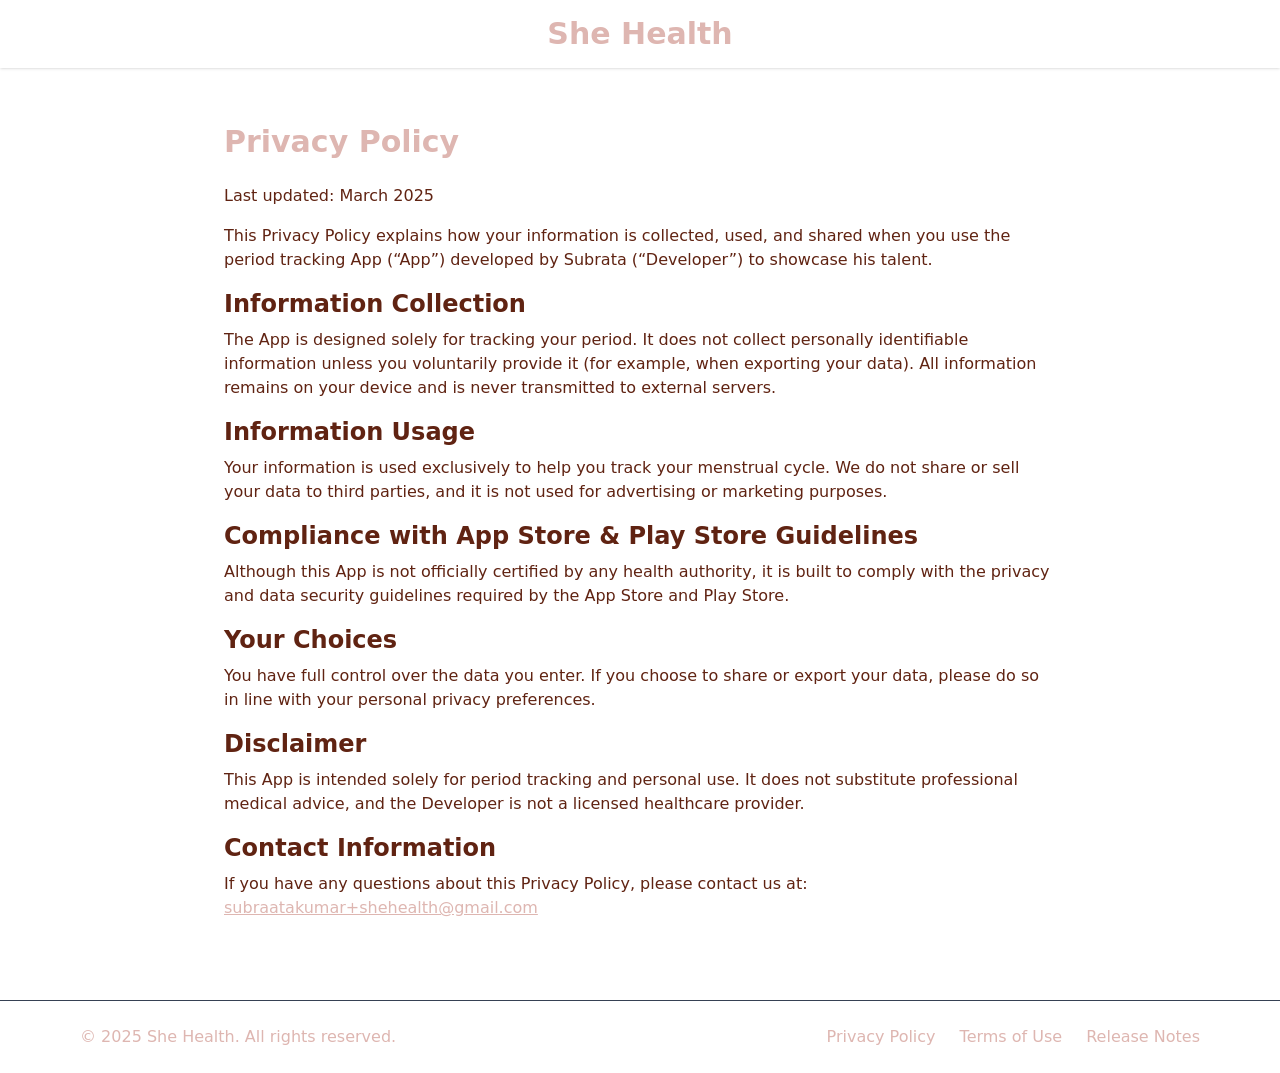
<file: privacy-policy.html>
<!DOCTYPE html><html lang="en"><head><meta charSet="utf-8"/><meta name="viewport" content="width=device-width, initial-scale=1"/><link rel="stylesheet" href="/_next/static/css/571747c821c4b8be.css" data-precedence="next"/><link rel="preload" as="script" fetchPriority="low" href="/_next/static/chunks/webpack-60d835819e29e072.js"/><script src="/_next/static/chunks/4bd1b696-5b6c0ccbd3c0c9ab.js" async=""></script><script src="/_next/static/chunks/684-c45fac0e309893fe.js" async=""></script><script src="/_next/static/chunks/main-app-b4d7934724c104c9.js" async=""></script><script src="/_next/static/chunks/874-db6e9370384cd204.js" async=""></script><script src="/_next/static/chunks/63-6e6aa22b3cd68abc.js" async=""></script><script src="/_next/static/chunks/app/page-11c84b7e108ccc84.js" async=""></script><title>She Health App</title><meta name="description" content="She Health - Period tracker app"/><link rel="icon" href="/favicon.ico" type="image/x-icon" sizes="16x16"/><script src="/_next/static/chunks/polyfills-42372ed130431b0a.js" noModule=""></script></head><body class="dark:bg-gray-900 text-primary"><header class="p-4 dark:bg-gray-800 shadow"><a href="/"><h1 class="text-3xl font-bold text-center">She Health</h1></a></header><main class="max-w-5xl mx-auto p-4"><div class="dark:bg-gray-800 dark:text-gray-300 min-h-screen py-10 px-6 md:px-20 text-text rounded-2xl"><div class="max-w-4xl mx-auto"><h1 class="text-3xl font-bold mb-6 text-primary">Privacy Policy</h1><p class="mb-4">Last updated: March 2025</p><p class="mb-4">This Privacy Policy explains how your information is collected, used, and shared when you use the period tracking App (“App”) developed by Subrata (“Developer”) to showcase his talent.</p><h2 class="text-2xl font-semibold mb-2">Information Collection</h2><p class="mb-4">The App is designed solely for tracking your period. It does not collect personally identifiable information unless you voluntarily provide it (for example, when exporting your data). All information remains on your device and is never transmitted to external servers.</p><h2 class="text-2xl font-semibold mb-2">Information Usage</h2><p class="mb-4">Your information is used exclusively to help you track your menstrual cycle. We do not share or sell your data to third parties, and it is not used for advertising or marketing purposes.</p><h2 class="text-2xl font-semibold mb-2">Compliance with App Store &amp; Play Store Guidelines</h2><p class="mb-4">Although this App is not officially certified by any health authority, it is built to comply with the privacy and data security guidelines required by the App Store and Play Store.</p><h2 class="text-2xl font-semibold mb-2">Your Choices</h2><p class="mb-4">You have full control over the data you enter. If you choose to share or export your data, please do so in line with your personal privacy preferences.</p><h2 class="text-2xl font-semibold mb-2">Disclaimer</h2><p class="mb-4">This App is intended solely for period tracking and personal use. It does not substitute professional medical advice, and the Developer is not a licensed healthcare provider.</p><h2 class="text-2xl font-semibold mb-2">Contact Information</h2><p class="mb-4">If you have any questions about this Privacy Policy, please contact us at:<!-- --> <a href="mailto:subraatakumar+shehealth@gmail.com" class="text-primary underline">subraatakumar+shehealth@gmail.com</a></p></div></div></main><footer class="dark:bg-gray-800 border-t border-gray-700 py-6 px-4 md:px-20 text-text"><div class="max-w-7xl mx-auto flex flex-col md:flex-row justify-between items-center"><div class="text-primary md:text-left mb-4 md:mb-0"><p>© <!-- -->2025<!-- --> She Health. All rights reserved.</p></div><div class="flex space-x-6"><a href="/privacy-policy" class="text-primary hover:underline">Privacy Policy</a><a href="/terms-of-use" class="text-primary hover:underline">Terms of Use</a><a href="/release-notes" class="text-primary hover:underline">Release Notes</a></div></div></footer><script src="/_next/static/chunks/webpack-60d835819e29e072.js" async=""></script><script>(self.__next_f=self.__next_f||[]).push([0])</script><script>self.__next_f.push([1,"1:\"$Sreact.fragment\"\n2:I[6874,[\"874\",\"static/chunks/874-db6e9370384cd204.js\",\"63\",\"static/chunks/63-6e6aa22b3cd68abc.js\",\"974\",\"static/chunks/app/page-11c84b7e108ccc84.js\"],\"\"]\n3:I[7555,[],\"\"]\n4:I[1295,[],\"\"]\n5:I[9665,[],\"OutletBoundary\"]\n8:I[9665,[],\"ViewportBoundary\"]\na:I[9665,[],\"MetadataBoundary\"]\nc:I[6614,[],\"\"]\n:HL[\"/_next/static/css/571747c821c4b8be.css\",\"style\"]\n"])</script><script>self.__next_f.push([1,"0:{\"P\":null,\"b\":\"jaOckVFDnGs_ueaMb0OEP\",\"p\":\"\",\"c\":[\"\",\"privacy-policy\"],\"i\":false,\"f\":[[[\"\",{\"children\":[\"privacy-policy\",{\"children\":[\"__PAGE__\",{}]}]},\"$undefined\",\"$undefined\",true],[\"\",[\"$\",\"$1\",\"c\",{\"children\":[[[\"$\",\"link\",\"0\",{\"rel\":\"stylesheet\",\"href\":\"/_next/static/css/571747c821c4b8be.css\",\"precedence\":\"next\",\"crossOrigin\":\"$undefined\",\"nonce\":\"$undefined\"}]],[\"$\",\"html\",null,{\"lang\":\"en\",\"children\":[[\"$\",\"head\",null,{\"children\":[[\"$\",\"title\",null,{\"children\":\"She Health App\"}],[\"$\",\"meta\",null,{\"name\":\"description\",\"content\":\"She Health - Period tracker app\"}]]}],[\"$\",\"body\",null,{\"className\":\"dark:bg-gray-900 text-primary\",\"children\":[[\"$\",\"header\",null,{\"className\":\"p-4 dark:bg-gray-800 shadow\",\"children\":[\"$\",\"$L2\",null,{\"href\":\"/\",\"children\":[\"$\",\"h1\",null,{\"className\":\"text-3xl font-bold text-center\",\"children\":\"She Health\"}]}]}],[\"$\",\"main\",null,{\"className\":\"max-w-5xl mx-auto p-4\",\"children\":[\"$\",\"$L3\",null,{\"parallelRouterKey\":\"children\",\"error\":\"$undefined\",\"errorStyles\":\"$undefined\",\"errorScripts\":\"$undefined\",\"template\":[\"$\",\"$L4\",null,{}],\"templateStyles\":\"$undefined\",\"templateScripts\":\"$undefined\",\"notFound\":[[[\"$\",\"title\",null,{\"children\":\"404: This page could not be found.\"}],[\"$\",\"div\",null,{\"style\":{\"fontFamily\":\"system-ui,\\\"Segoe UI\\\",Roboto,Helvetica,Arial,sans-serif,\\\"Apple Color Emoji\\\",\\\"Segoe UI Emoji\\\"\",\"height\":\"100vh\",\"textAlign\":\"center\",\"display\":\"flex\",\"flexDirection\":\"column\",\"alignItems\":\"center\",\"justifyContent\":\"center\"},\"children\":[\"$\",\"div\",null,{\"children\":[[\"$\",\"style\",null,{\"dangerouslySetInnerHTML\":{\"__html\":\"body{color:#000;background:#fff;margin:0}.next-error-h1{border-right:1px solid rgba(0,0,0,.3)}@media (prefers-color-scheme:dark){body{color:#fff;background:#000}.next-error-h1{border-right:1px solid rgba(255,255,255,.3)}}\"}}],[\"$\",\"h1\",null,{\"className\":\"next-error-h1\",\"style\":{\"display\":\"inline-block\",\"margin\":\"0 20px 0 0\",\"padding\":\"0 23px 0 0\",\"fontSize\":24,\"fontWeight\":500,\"verticalAlign\":\"top\",\"lineHeight\":\"49px\"},\"children\":404}],[\"$\",\"div\",null,{\"style\":{\"display\":\"inline-block\"},\"children\":[\"$\",\"h2\",null,{\"style\":{\"fontSize\":14,\"fontWeight\":400,\"lineHeight\":\"49px\",\"margin\":0},\"children\":\"This page could not be found.\"}]}]]}]}]],[]],\"forbidden\":\"$undefined\",\"unauthorized\":\"$undefined\"}]}],[\"$\",\"footer\",null,{\"className\":\"dark:bg-gray-800 border-t border-gray-700 py-6 px-4 md:px-20 text-text\",\"children\":[\"$\",\"div\",null,{\"className\":\"max-w-7xl mx-auto flex flex-col md:flex-row justify-between items-center\",\"children\":[[\"$\",\"div\",null,{\"className\":\"text-primary md:text-left mb-4 md:mb-0\",\"children\":[\"$\",\"p\",null,{\"children\":[\"© \",2025,\" She Health. All rights reserved.\"]}]}],[\"$\",\"div\",null,{\"className\":\"flex space-x-6\",\"children\":[[\"$\",\"a\",null,{\"href\":\"/privacy-policy\",\"className\":\"text-primary hover:underline\",\"children\":\"Privacy Policy\"}],[\"$\",\"a\",null,{\"href\":\"/terms-of-use\",\"className\":\"text-primary hover:underline\",\"children\":\"Terms of Use\"}],[\"$\",\"a\",null,{\"href\":\"/release-notes\",\"className\":\"text-primary hover:underline\",\"children\":\"Release Notes\"}]]}]]}]}]]}]]}]]}],{\"children\":[\"privacy-policy\",[\"$\",\"$1\",\"c\",{\"children\":[null,[\"$\",\"$L3\",null,{\"parallelRouterKey\":\"children\",\"error\":\"$undefined\",\"errorStyles\":\"$undefined\",\"errorScripts\":\"$undefined\",\"template\":[\"$\",\"$L4\",null,{}],\"templateStyles\":\"$undefined\",\"templateScripts\":\"$undefined\",\"notFound\":\"$undefined\",\"forbidden\":\"$undefined\",\"unauthorized\":\"$undefined\"}]]}],{\"children\":[\"__PAGE__\",[\"$\",\"$1\",\"c\",{\"children\":[[\"$\",\"div\",null,{\"className\":\"dark:bg-gray-800 dark:text-gray-300 min-h-screen py-10 px-6 md:px-20 text-text rounded-2xl\",\"children\":[\"$\",\"div\",null,{\"className\":\"max-w-4xl mx-auto\",\"children\":[[\"$\",\"h1\",null,{\"className\":\"text-3xl font-bold mb-6 text-primary\",\"children\":\"Privacy Policy\"}],[\"$\",\"p\",null,{\"className\":\"mb-4\",\"children\":\"Last updated: March 2025\"}],[\"$\",\"p\",null,{\"className\":\"mb-4\",\"children\":\"This Privacy Policy explains how your information is collected, used, and shared when you use the period tracking App (“App”) developed by Subrata (“Developer”) to showcase his talent.\"}],[\"$\",\"h2\",null,{\"className\":\"text-2xl font-semibold mb-2\",\"children\":\"Information Collection\"}],[\"$\",\"p\",null,{\"className\":\"mb-4\",\"children\":\"The App is designed solely for tracking your period. It does not collect personally identifiable information unless you voluntarily provide it (for example, when exporting your data). All information remains on your device and is never transmitted to external servers.\"}],[\"$\",\"h2\",null,{\"className\":\"text-2xl font-semibold mb-2\",\"children\":\"Information Usage\"}],[\"$\",\"p\",null,{\"className\":\"mb-4\",\"children\":\"Your information is used exclusively to help you track your menstrual cycle. We do not share or sell your data to third parties, and it is not used for advertising or marketing purposes.\"}],[\"$\",\"h2\",null,{\"className\":\"text-2xl font-semibold mb-2\",\"children\":\"Compliance with App Store \u0026 Play Store Guidelines\"}],[\"$\",\"p\",null,{\"className\":\"mb-4\",\"children\":\"Although this App is not officially certified by any health authority, it is built to comply with the privacy and data security guidelines required by the App Store and Play Store.\"}],[\"$\",\"h2\",null,{\"className\":\"text-2xl font-semibold mb-2\",\"children\":\"Your Choices\"}],[\"$\",\"p\",null,{\"className\":\"mb-4\",\"children\":\"You have full control over the data you enter. If you choose to share or export your data, please do so in line with your personal privacy preferences.\"}],[\"$\",\"h2\",null,{\"className\":\"text-2xl font-semibold mb-2\",\"children\":\"Disclaimer\"}],[\"$\",\"p\",null,{\"className\":\"mb-4\",\"children\":\"This App is intended solely for period tracking and personal use. It does not substitute professional medical advice, and the Developer is not a licensed healthcare provider.\"}],[\"$\",\"h2\",null,{\"className\":\"text-2xl font-semibold mb-2\",\"children\":\"Contact Information\"}],[\"$\",\"p\",null,{\"className\":\"mb-4\",\"children\":[\"If you have any questions about this Privacy Policy, please contact us at:\",\" \",[\"$\",\"a\",null,{\"href\":\"mailto:subraatakumar+shehealth@gmail.com\",\"className\":\"text-primary underline\",\"children\":\"subraatakumar+shehealth@gmail.com\"}]]}]]}]}],\"$undefined\",null,[\"$\",\"$L5\",null,{\"children\":[\"$L6\",\"$L7\",null]}]]}],{},null,false]},null,false]},null,false],[\"$\",\"$1\",\"h\",{\"children\":[null,[\"$\",\"$1\",\"uemZMJsWmgIs_1rGCMGG-\",{\"children\":[[\"$\",\"$L8\",null,{\"children\":\"$L9\"}],null]}],[\"$\",\"$La\",null,{\"children\":\"$Lb\"}]]}],false]],\"m\":\"$undefined\",\"G\":[\"$c\",\"$undefined\"],\"s\":false,\"S\":true}\n"])</script><script>self.__next_f.push([1,"9:[[\"$\",\"meta\",\"0\",{\"charSet\":\"utf-8\"}],[\"$\",\"meta\",\"1\",{\"name\":\"viewport\",\"content\":\"width=device-width, initial-scale=1\"}]]\n6:null\n"])</script><script>self.__next_f.push([1,"7:null\nb:[[\"$\",\"link\",\"0\",{\"rel\":\"icon\",\"href\":\"/favicon.ico\",\"type\":\"image/x-icon\",\"sizes\":\"16x16\"}]]\n"])</script></body></html>
</file>
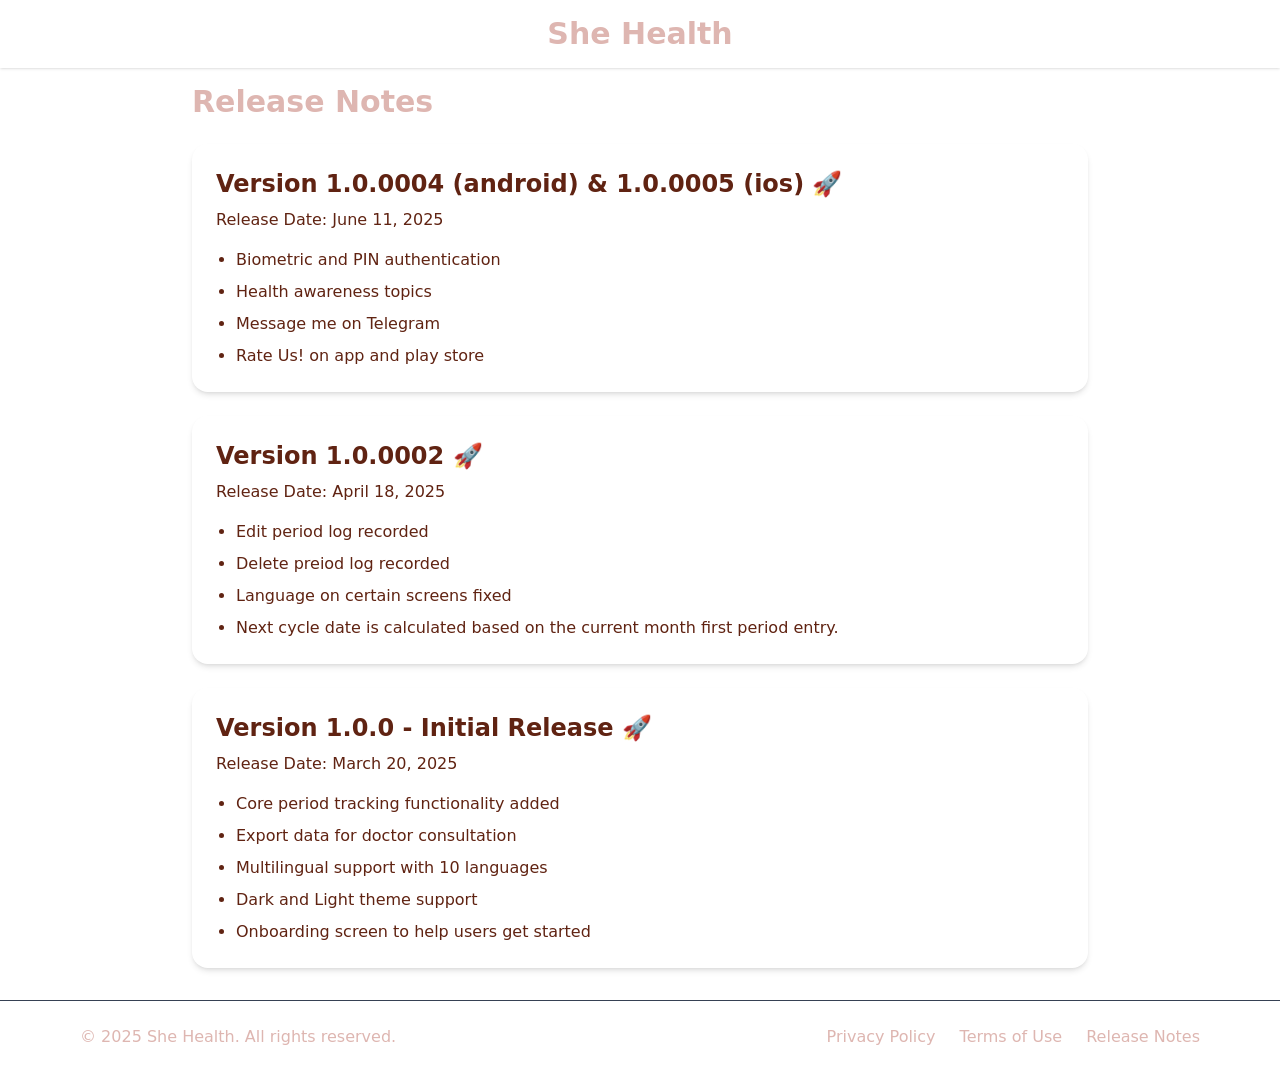
<file: release-notes.html>
<!DOCTYPE html><html lang="en"><head><meta charSet="utf-8"/><meta name="viewport" content="width=device-width, initial-scale=1"/><link rel="stylesheet" href="/_next/static/css/571747c821c4b8be.css" data-precedence="next"/><link rel="preload" as="script" fetchPriority="low" href="/_next/static/chunks/webpack-60d835819e29e072.js"/><script src="/_next/static/chunks/4bd1b696-5b6c0ccbd3c0c9ab.js" async=""></script><script src="/_next/static/chunks/684-c45fac0e309893fe.js" async=""></script><script src="/_next/static/chunks/main-app-b4d7934724c104c9.js" async=""></script><script src="/_next/static/chunks/874-db6e9370384cd204.js" async=""></script><script src="/_next/static/chunks/63-6e6aa22b3cd68abc.js" async=""></script><script src="/_next/static/chunks/app/page-11c84b7e108ccc84.js" async=""></script><title>She Health App</title><meta name="description" content="She Health - Period tracker app"/><link rel="icon" href="/favicon.ico" type="image/x-icon" sizes="16x16"/><script src="/_next/static/chunks/polyfills-42372ed130431b0a.js" noModule=""></script></head><body class="dark:bg-gray-900 text-primary"><header class="p-4 dark:bg-gray-800 shadow"><a href="/"><h1 class="text-3xl font-bold text-center">She Health</h1></a></header><main class="max-w-5xl mx-auto p-4"><div class="dark:bg-gray-900 rounded-2xl min-h-screen px-6 text-text"><div class="max-w-4xl mx-auto"><h1 class="text-3xl font-bold mb-6 text-primary">Release Notes</h1><div class="dark:bg-gray-800 dark:text-gray-300 p-6 rounded-2xl shadow-md mb-6"><h2 class="text-2xl font-semibold mb-2">Version 1.0.0004 (android) &amp; 1.0.0005 (ios) 🚀</h2><p class="mb-4">Release Date: June 11, 2025</p><ul class="list-disc pl-5 space-y-2"><li>Biometric and PIN authentication</li><li>Health awareness topics</li><li>Message me on Telegram</li><li>Rate Us! on app and play store</li></ul></div><div class="dark:bg-gray-800 dark:text-gray-300 p-6 rounded-2xl shadow-md mb-6"><h2 class="text-2xl font-semibold mb-2">Version 1.0.0002 🚀</h2><p class="mb-4">Release Date: April 18, 2025</p><ul class="list-disc pl-5 space-y-2"><li>Edit period log recorded</li><li>Delete preiod log recorded</li><li>Language on certain screens fixed</li><li>Next cycle date is calculated based on the current month first period entry.</li></ul></div><div class="dark:bg-gray-800 dark:text-gray-300 p-6 rounded-2xl shadow-md mb-6"><h2 class="text-2xl font-semibold mb-2">Version 1.0.0 - Initial Release 🚀</h2><p class="mb-4">Release Date: March 20, 2025</p><ul class="list-disc pl-5 space-y-2"><li>Core period tracking functionality added</li><li>Export data for doctor consultation</li><li>Multilingual support with 10 languages</li><li>Dark and Light theme support</li><li>Onboarding screen to help users get started</li></ul></div></div></div></main><footer class="dark:bg-gray-800 border-t border-gray-700 py-6 px-4 md:px-20 text-text"><div class="max-w-7xl mx-auto flex flex-col md:flex-row justify-between items-center"><div class="text-primary md:text-left mb-4 md:mb-0"><p>© <!-- -->2025<!-- --> She Health. All rights reserved.</p></div><div class="flex space-x-6"><a href="/privacy-policy" class="text-primary hover:underline">Privacy Policy</a><a href="/terms-of-use" class="text-primary hover:underline">Terms of Use</a><a href="/release-notes" class="text-primary hover:underline">Release Notes</a></div></div></footer><script src="/_next/static/chunks/webpack-60d835819e29e072.js" async=""></script><script>(self.__next_f=self.__next_f||[]).push([0])</script><script>self.__next_f.push([1,"1:\"$Sreact.fragment\"\n2:I[6874,[\"874\",\"static/chunks/874-db6e9370384cd204.js\",\"63\",\"static/chunks/63-6e6aa22b3cd68abc.js\",\"974\",\"static/chunks/app/page-11c84b7e108ccc84.js\"],\"\"]\n3:I[7555,[],\"\"]\n4:I[1295,[],\"\"]\n5:I[9665,[],\"OutletBoundary\"]\n8:I[9665,[],\"ViewportBoundary\"]\na:I[9665,[],\"MetadataBoundary\"]\nc:I[6614,[],\"\"]\n:HL[\"/_next/static/css/571747c821c4b8be.css\",\"style\"]\n"])</script><script>self.__next_f.push([1,"0:{\"P\":null,\"b\":\"jaOckVFDnGs_ueaMb0OEP\",\"p\":\"\",\"c\":[\"\",\"release-notes\"],\"i\":false,\"f\":[[[\"\",{\"children\":[\"release-notes\",{\"children\":[\"__PAGE__\",{}]}]},\"$undefined\",\"$undefined\",true],[\"\",[\"$\",\"$1\",\"c\",{\"children\":[[[\"$\",\"link\",\"0\",{\"rel\":\"stylesheet\",\"href\":\"/_next/static/css/571747c821c4b8be.css\",\"precedence\":\"next\",\"crossOrigin\":\"$undefined\",\"nonce\":\"$undefined\"}]],[\"$\",\"html\",null,{\"lang\":\"en\",\"children\":[[\"$\",\"head\",null,{\"children\":[[\"$\",\"title\",null,{\"children\":\"She Health App\"}],[\"$\",\"meta\",null,{\"name\":\"description\",\"content\":\"She Health - Period tracker app\"}]]}],[\"$\",\"body\",null,{\"className\":\"dark:bg-gray-900 text-primary\",\"children\":[[\"$\",\"header\",null,{\"className\":\"p-4 dark:bg-gray-800 shadow\",\"children\":[\"$\",\"$L2\",null,{\"href\":\"/\",\"children\":[\"$\",\"h1\",null,{\"className\":\"text-3xl font-bold text-center\",\"children\":\"She Health\"}]}]}],[\"$\",\"main\",null,{\"className\":\"max-w-5xl mx-auto p-4\",\"children\":[\"$\",\"$L3\",null,{\"parallelRouterKey\":\"children\",\"error\":\"$undefined\",\"errorStyles\":\"$undefined\",\"errorScripts\":\"$undefined\",\"template\":[\"$\",\"$L4\",null,{}],\"templateStyles\":\"$undefined\",\"templateScripts\":\"$undefined\",\"notFound\":[[[\"$\",\"title\",null,{\"children\":\"404: This page could not be found.\"}],[\"$\",\"div\",null,{\"style\":{\"fontFamily\":\"system-ui,\\\"Segoe UI\\\",Roboto,Helvetica,Arial,sans-serif,\\\"Apple Color Emoji\\\",\\\"Segoe UI Emoji\\\"\",\"height\":\"100vh\",\"textAlign\":\"center\",\"display\":\"flex\",\"flexDirection\":\"column\",\"alignItems\":\"center\",\"justifyContent\":\"center\"},\"children\":[\"$\",\"div\",null,{\"children\":[[\"$\",\"style\",null,{\"dangerouslySetInnerHTML\":{\"__html\":\"body{color:#000;background:#fff;margin:0}.next-error-h1{border-right:1px solid rgba(0,0,0,.3)}@media (prefers-color-scheme:dark){body{color:#fff;background:#000}.next-error-h1{border-right:1px solid rgba(255,255,255,.3)}}\"}}],[\"$\",\"h1\",null,{\"className\":\"next-error-h1\",\"style\":{\"display\":\"inline-block\",\"margin\":\"0 20px 0 0\",\"padding\":\"0 23px 0 0\",\"fontSize\":24,\"fontWeight\":500,\"verticalAlign\":\"top\",\"lineHeight\":\"49px\"},\"children\":404}],[\"$\",\"div\",null,{\"style\":{\"display\":\"inline-block\"},\"children\":[\"$\",\"h2\",null,{\"style\":{\"fontSize\":14,\"fontWeight\":400,\"lineHeight\":\"49px\",\"margin\":0},\"children\":\"This page could not be found.\"}]}]]}]}]],[]],\"forbidden\":\"$undefined\",\"unauthorized\":\"$undefined\"}]}],[\"$\",\"footer\",null,{\"className\":\"dark:bg-gray-800 border-t border-gray-700 py-6 px-4 md:px-20 text-text\",\"children\":[\"$\",\"div\",null,{\"className\":\"max-w-7xl mx-auto flex flex-col md:flex-row justify-between items-center\",\"children\":[[\"$\",\"div\",null,{\"className\":\"text-primary md:text-left mb-4 md:mb-0\",\"children\":[\"$\",\"p\",null,{\"children\":[\"© \",2025,\" She Health. All rights reserved.\"]}]}],[\"$\",\"div\",null,{\"className\":\"flex space-x-6\",\"children\":[[\"$\",\"a\",null,{\"href\":\"/privacy-policy\",\"className\":\"text-primary hover:underline\",\"children\":\"Privacy Policy\"}],[\"$\",\"a\",null,{\"href\":\"/terms-of-use\",\"className\":\"text-primary hover:underline\",\"children\":\"Terms of Use\"}],[\"$\",\"a\",null,{\"href\":\"/release-notes\",\"className\":\"text-primary hover:underline\",\"children\":\"Release Notes\"}]]}]]}]}]]}]]}]]}],{\"children\":[\"release-notes\",[\"$\",\"$1\",\"c\",{\"children\":[null,[\"$\",\"$L3\",null,{\"parallelRouterKey\":\"children\",\"error\":\"$undefined\",\"errorStyles\":\"$undefined\",\"errorScripts\":\"$undefined\",\"template\":[\"$\",\"$L4\",null,{}],\"templateStyles\":\"$undefined\",\"templateScripts\":\"$undefined\",\"notFound\":\"$undefined\",\"forbidden\":\"$undefined\",\"unauthorized\":\"$undefined\"}]]}],{\"children\":[\"__PAGE__\",[\"$\",\"$1\",\"c\",{\"children\":[[\"$\",\"div\",null,{\"className\":\"dark:bg-gray-900 rounded-2xl min-h-screen px-6 text-text\",\"children\":[\"$\",\"div\",null,{\"className\":\"max-w-4xl mx-auto\",\"children\":[[\"$\",\"h1\",null,{\"className\":\"text-3xl font-bold mb-6 text-primary\",\"children\":\"Release Notes\"}],[\"$\",\"div\",null,{\"className\":\"dark:bg-gray-800 dark:text-gray-300 p-6 rounded-2xl shadow-md mb-6\",\"children\":[[\"$\",\"h2\",null,{\"className\":\"text-2xl font-semibold mb-2\",\"children\":\"Version 1.0.0004 (android) \u0026 1.0.0005 (ios) 🚀\"}],[\"$\",\"p\",null,{\"className\":\"mb-4\",\"children\":\"Release Date: June 11, 2025\"}],[\"$\",\"ul\",null,{\"className\":\"list-disc pl-5 space-y-2\",\"children\":[[\"$\",\"li\",null,{\"children\":\"Biometric and PIN authentication\"}],[\"$\",\"li\",null,{\"children\":\"Health awareness topics\"}],[\"$\",\"li\",null,{\"children\":\"Message me on Telegram\"}],[\"$\",\"li\",null,{\"children\":\"Rate Us! on app and play store\"}]]}]]}],[\"$\",\"div\",null,{\"className\":\"dark:bg-gray-800 dark:text-gray-300 p-6 rounded-2xl shadow-md mb-6\",\"children\":[[\"$\",\"h2\",null,{\"className\":\"text-2xl font-semibold mb-2\",\"children\":\"Version 1.0.0002 🚀\"}],[\"$\",\"p\",null,{\"className\":\"mb-4\",\"children\":\"Release Date: April 18, 2025\"}],[\"$\",\"ul\",null,{\"className\":\"list-disc pl-5 space-y-2\",\"children\":[[\"$\",\"li\",null,{\"children\":\"Edit period log recorded\"}],[\"$\",\"li\",null,{\"children\":\"Delete preiod log recorded\"}],[\"$\",\"li\",null,{\"children\":\"Language on certain screens fixed\"}],[\"$\",\"li\",null,{\"children\":\"Next cycle date is calculated based on the current month first period entry.\"}]]}]]}],[\"$\",\"div\",null,{\"className\":\"dark:bg-gray-800 dark:text-gray-300 p-6 rounded-2xl shadow-md mb-6\",\"children\":[[\"$\",\"h2\",null,{\"className\":\"text-2xl font-semibold mb-2\",\"children\":\"Version 1.0.0 - Initial Release 🚀\"}],[\"$\",\"p\",null,{\"className\":\"mb-4\",\"children\":\"Release Date: March 20, 2025\"}],[\"$\",\"ul\",null,{\"className\":\"list-disc pl-5 space-y-2\",\"children\":[[\"$\",\"li\",null,{\"children\":\"Core period tracking functionality added\"}],[\"$\",\"li\",null,{\"children\":\"Export data for doctor consultation\"}],[\"$\",\"li\",null,{\"children\":\"Multilingual support with 10 languages\"}],[\"$\",\"li\",null,{\"children\":\"Dark and Light theme support\"}],[\"$\",\"li\",null,{\"children\":\"Onboarding screen to help users get started\"}]]}]]}]]}]}],\"$undefined\",null,[\"$\",\"$L5\",null,{\"children\":[\"$L6\",\"$L7\",null]}]]}],{},null,false]},null,false]},null,false],[\"$\",\"$1\",\"h\",{\"children\":[null,[\"$\",\"$1\",\"w_mAkRqYBK0YV097NKVzT\",{\"children\":[[\"$\",\"$L8\",null,{\"children\":\"$L9\"}],null]}],[\"$\",\"$La\",null,{\"children\":\"$Lb\"}]]}],false]],\"m\":\"$undefined\",\"G\":[\"$c\",\"$undefined\"],\"s\":false,\"S\":true}\n"])</script><script>self.__next_f.push([1,"9:[[\"$\",\"meta\",\"0\",{\"charSet\":\"utf-8\"}],[\"$\",\"meta\",\"1\",{\"name\":\"viewport\",\"content\":\"width=device-width, initial-scale=1\"}]]\n6:null\n"])</script><script>self.__next_f.push([1,"7:null\nb:[[\"$\",\"link\",\"0\",{\"rel\":\"icon\",\"href\":\"/favicon.ico\",\"type\":\"image/x-icon\",\"sizes\":\"16x16\"}]]\n"])</script></body></html>
</file>
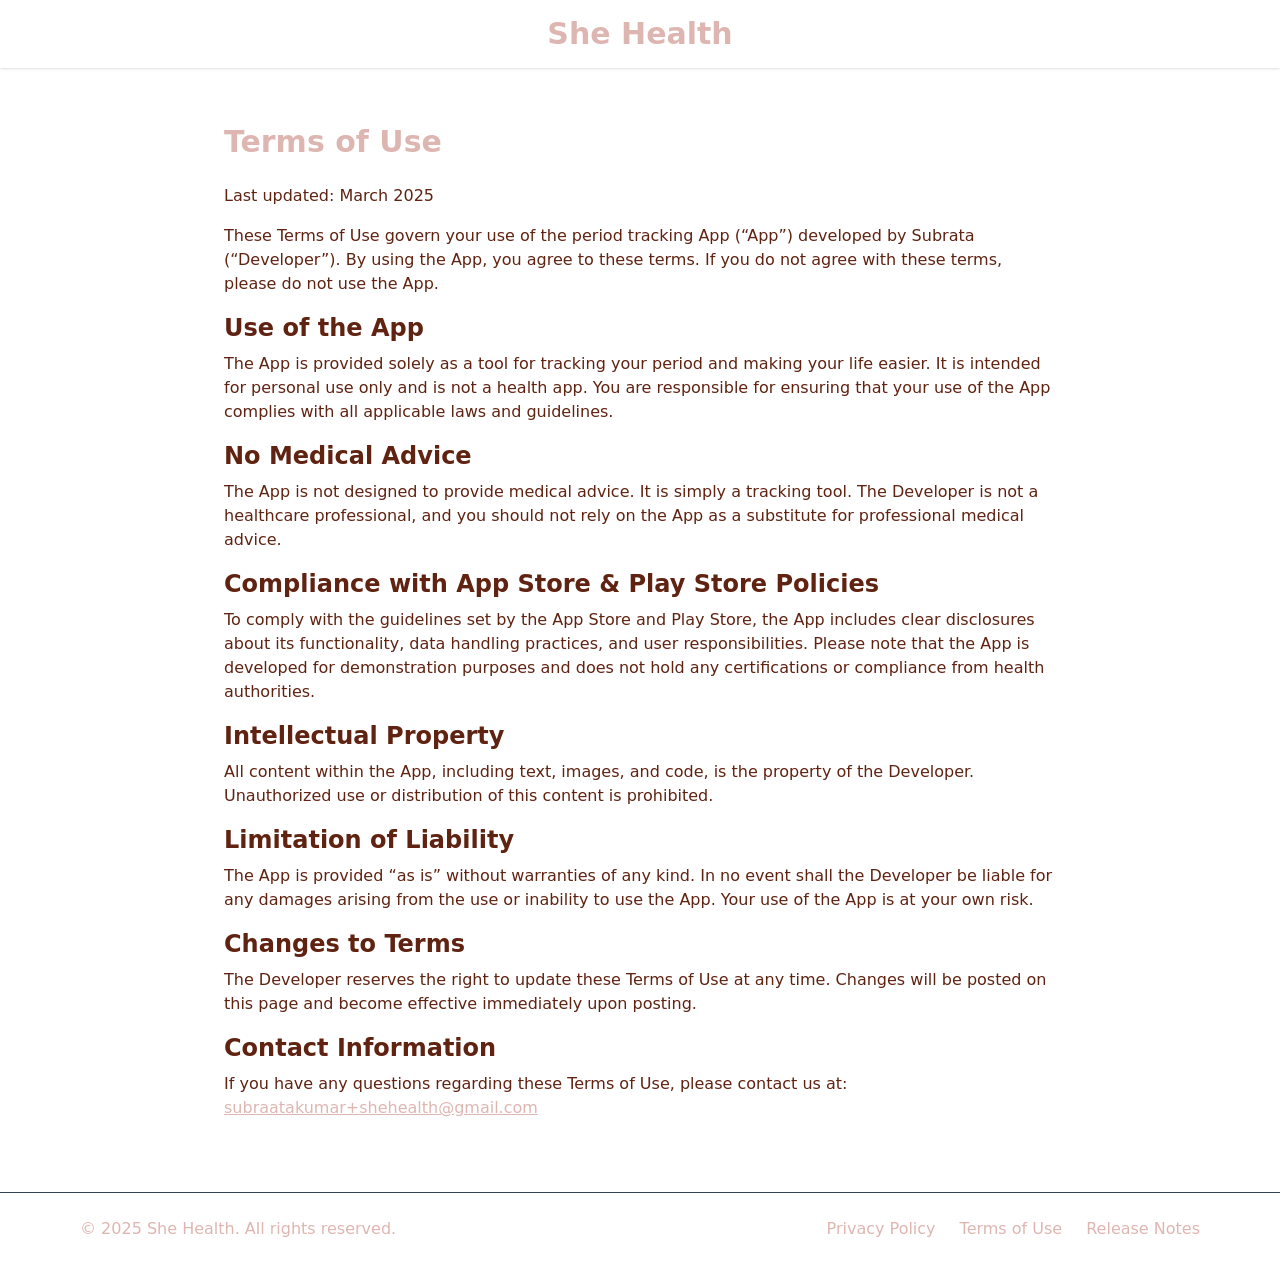
<file: terms-of-use.html>
<!DOCTYPE html><html lang="en"><head><meta charSet="utf-8"/><meta name="viewport" content="width=device-width, initial-scale=1"/><link rel="stylesheet" href="/_next/static/css/571747c821c4b8be.css" data-precedence="next"/><link rel="preload" as="script" fetchPriority="low" href="/_next/static/chunks/webpack-60d835819e29e072.js"/><script src="/_next/static/chunks/4bd1b696-5b6c0ccbd3c0c9ab.js" async=""></script><script src="/_next/static/chunks/684-c45fac0e309893fe.js" async=""></script><script src="/_next/static/chunks/main-app-b4d7934724c104c9.js" async=""></script><script src="/_next/static/chunks/874-db6e9370384cd204.js" async=""></script><script src="/_next/static/chunks/63-6e6aa22b3cd68abc.js" async=""></script><script src="/_next/static/chunks/app/page-11c84b7e108ccc84.js" async=""></script><title>She Health App</title><meta name="description" content="She Health - Period tracker app"/><link rel="icon" href="/favicon.ico" type="image/x-icon" sizes="16x16"/><script src="/_next/static/chunks/polyfills-42372ed130431b0a.js" noModule=""></script></head><body class="dark:bg-gray-900 text-primary"><header class="p-4 dark:bg-gray-800 shadow"><a href="/"><h1 class="text-3xl font-bold text-center">She Health</h1></a></header><main class="max-w-5xl mx-auto p-4"><div class="dark:bg-gray-800 dark:text-gray-300 min-h-screen py-10 px-6 md:px-20 text-text rounded-2xl"><div class="max-w-4xl mx-auto"><h1 class="text-3xl font-bold mb-6 text-primary">Terms of Use</h1><p class="mb-4">Last updated: March 2025</p><p class="mb-4">These Terms of Use govern your use of the period tracking App (“App”) developed by Subrata (“Developer”). By using the App, you agree to these terms. If you do not agree with these terms, please do not use the App.</p><h2 class="text-2xl font-semibold mb-2">Use of the App</h2><p class="mb-4">The App is provided solely as a tool for tracking your period and making your life easier. It is intended for personal use only and is not a health app. You are responsible for ensuring that your use of the App complies with all applicable laws and guidelines.</p><h2 class="text-2xl font-semibold mb-2">No Medical Advice</h2><p class="mb-4">The App is not designed to provide medical advice. It is simply a tracking tool. The Developer is not a healthcare professional, and you should not rely on the App as a substitute for professional medical advice.</p><h2 class="text-2xl font-semibold mb-2">Compliance with App Store &amp; Play Store Policies</h2><p class="mb-4">To comply with the guidelines set by the App Store and Play Store, the App includes clear disclosures about its functionality, data handling practices, and user responsibilities. Please note that the App is developed for demonstration purposes and does not hold any certifications or compliance from health authorities.</p><h2 class="text-2xl font-semibold mb-2">Intellectual Property</h2><p class="mb-4">All content within the App, including text, images, and code, is the property of the Developer. Unauthorized use or distribution of this content is prohibited.</p><h2 class="text-2xl font-semibold mb-2">Limitation of Liability</h2><p class="mb-4">The App is provided “as is” without warranties of any kind. In no event shall the Developer be liable for any damages arising from the use or inability to use the App. Your use of the App is at your own risk.</p><h2 class="text-2xl font-semibold mb-2">Changes to Terms</h2><p class="mb-4">The Developer reserves the right to update these Terms of Use at any time. Changes will be posted on this page and become effective immediately upon posting.</p><h2 class="text-2xl font-semibold mb-2">Contact Information</h2><p class="mb-4">If you have any questions regarding these Terms of Use, please contact us at:<!-- --> <a href="mailto:subraatakumar+shehealth@gmail.com" class="text-primary underline">subraatakumar+shehealth@gmail.com</a></p></div></div></main><footer class="dark:bg-gray-800 border-t border-gray-700 py-6 px-4 md:px-20 text-text"><div class="max-w-7xl mx-auto flex flex-col md:flex-row justify-between items-center"><div class="text-primary md:text-left mb-4 md:mb-0"><p>© <!-- -->2025<!-- --> She Health. All rights reserved.</p></div><div class="flex space-x-6"><a href="/privacy-policy" class="text-primary hover:underline">Privacy Policy</a><a href="/terms-of-use" class="text-primary hover:underline">Terms of Use</a><a href="/release-notes" class="text-primary hover:underline">Release Notes</a></div></div></footer><script src="/_next/static/chunks/webpack-60d835819e29e072.js" async=""></script><script>(self.__next_f=self.__next_f||[]).push([0])</script><script>self.__next_f.push([1,"1:\"$Sreact.fragment\"\n2:I[6874,[\"874\",\"static/chunks/874-db6e9370384cd204.js\",\"63\",\"static/chunks/63-6e6aa22b3cd68abc.js\",\"974\",\"static/chunks/app/page-11c84b7e108ccc84.js\"],\"\"]\n3:I[7555,[],\"\"]\n4:I[1295,[],\"\"]\n5:I[9665,[],\"OutletBoundary\"]\n8:I[9665,[],\"ViewportBoundary\"]\na:I[9665,[],\"MetadataBoundary\"]\nc:I[6614,[],\"\"]\n:HL[\"/_next/static/css/571747c821c4b8be.css\",\"style\"]\n"])</script><script>self.__next_f.push([1,"0:{\"P\":null,\"b\":\"jaOckVFDnGs_ueaMb0OEP\",\"p\":\"\",\"c\":[\"\",\"terms-of-use\"],\"i\":false,\"f\":[[[\"\",{\"children\":[\"terms-of-use\",{\"children\":[\"__PAGE__\",{}]}]},\"$undefined\",\"$undefined\",true],[\"\",[\"$\",\"$1\",\"c\",{\"children\":[[[\"$\",\"link\",\"0\",{\"rel\":\"stylesheet\",\"href\":\"/_next/static/css/571747c821c4b8be.css\",\"precedence\":\"next\",\"crossOrigin\":\"$undefined\",\"nonce\":\"$undefined\"}]],[\"$\",\"html\",null,{\"lang\":\"en\",\"children\":[[\"$\",\"head\",null,{\"children\":[[\"$\",\"title\",null,{\"children\":\"She Health App\"}],[\"$\",\"meta\",null,{\"name\":\"description\",\"content\":\"She Health - Period tracker app\"}]]}],[\"$\",\"body\",null,{\"className\":\"dark:bg-gray-900 text-primary\",\"children\":[[\"$\",\"header\",null,{\"className\":\"p-4 dark:bg-gray-800 shadow\",\"children\":[\"$\",\"$L2\",null,{\"href\":\"/\",\"children\":[\"$\",\"h1\",null,{\"className\":\"text-3xl font-bold text-center\",\"children\":\"She Health\"}]}]}],[\"$\",\"main\",null,{\"className\":\"max-w-5xl mx-auto p-4\",\"children\":[\"$\",\"$L3\",null,{\"parallelRouterKey\":\"children\",\"error\":\"$undefined\",\"errorStyles\":\"$undefined\",\"errorScripts\":\"$undefined\",\"template\":[\"$\",\"$L4\",null,{}],\"templateStyles\":\"$undefined\",\"templateScripts\":\"$undefined\",\"notFound\":[[[\"$\",\"title\",null,{\"children\":\"404: This page could not be found.\"}],[\"$\",\"div\",null,{\"style\":{\"fontFamily\":\"system-ui,\\\"Segoe UI\\\",Roboto,Helvetica,Arial,sans-serif,\\\"Apple Color Emoji\\\",\\\"Segoe UI Emoji\\\"\",\"height\":\"100vh\",\"textAlign\":\"center\",\"display\":\"flex\",\"flexDirection\":\"column\",\"alignItems\":\"center\",\"justifyContent\":\"center\"},\"children\":[\"$\",\"div\",null,{\"children\":[[\"$\",\"style\",null,{\"dangerouslySetInnerHTML\":{\"__html\":\"body{color:#000;background:#fff;margin:0}.next-error-h1{border-right:1px solid rgba(0,0,0,.3)}@media (prefers-color-scheme:dark){body{color:#fff;background:#000}.next-error-h1{border-right:1px solid rgba(255,255,255,.3)}}\"}}],[\"$\",\"h1\",null,{\"className\":\"next-error-h1\",\"style\":{\"display\":\"inline-block\",\"margin\":\"0 20px 0 0\",\"padding\":\"0 23px 0 0\",\"fontSize\":24,\"fontWeight\":500,\"verticalAlign\":\"top\",\"lineHeight\":\"49px\"},\"children\":404}],[\"$\",\"div\",null,{\"style\":{\"display\":\"inline-block\"},\"children\":[\"$\",\"h2\",null,{\"style\":{\"fontSize\":14,\"fontWeight\":400,\"lineHeight\":\"49px\",\"margin\":0},\"children\":\"This page could not be found.\"}]}]]}]}]],[]],\"forbidden\":\"$undefined\",\"unauthorized\":\"$undefined\"}]}],[\"$\",\"footer\",null,{\"className\":\"dark:bg-gray-800 border-t border-gray-700 py-6 px-4 md:px-20 text-text\",\"children\":[\"$\",\"div\",null,{\"className\":\"max-w-7xl mx-auto flex flex-col md:flex-row justify-between items-center\",\"children\":[[\"$\",\"div\",null,{\"className\":\"text-primary md:text-left mb-4 md:mb-0\",\"children\":[\"$\",\"p\",null,{\"children\":[\"© \",2025,\" She Health. All rights reserved.\"]}]}],[\"$\",\"div\",null,{\"className\":\"flex space-x-6\",\"children\":[[\"$\",\"a\",null,{\"href\":\"/privacy-policy\",\"className\":\"text-primary hover:underline\",\"children\":\"Privacy Policy\"}],[\"$\",\"a\",null,{\"href\":\"/terms-of-use\",\"className\":\"text-primary hover:underline\",\"children\":\"Terms of Use\"}],[\"$\",\"a\",null,{\"href\":\"/release-notes\",\"className\":\"text-primary hover:underline\",\"children\":\"Release Notes\"}]]}]]}]}]]}]]}]]}],{\"children\":[\"terms-of-use\",[\"$\",\"$1\",\"c\",{\"children\":[null,[\"$\",\"$L3\",null,{\"parallelRouterKey\":\"children\",\"error\":\"$undefined\",\"errorStyles\":\"$undefined\",\"errorScripts\":\"$undefined\",\"template\":[\"$\",\"$L4\",null,{}],\"templateStyles\":\"$undefined\",\"templateScripts\":\"$undefined\",\"notFound\":\"$undefined\",\"forbidden\":\"$undefined\",\"unauthorized\":\"$undefined\"}]]}],{\"children\":[\"__PAGE__\",[\"$\",\"$1\",\"c\",{\"children\":[[\"$\",\"div\",null,{\"className\":\"dark:bg-gray-800 dark:text-gray-300 min-h-screen py-10 px-6 md:px-20 text-text rounded-2xl\",\"children\":[\"$\",\"div\",null,{\"className\":\"max-w-4xl mx-auto\",\"children\":[[\"$\",\"h1\",null,{\"className\":\"text-3xl font-bold mb-6 text-primary\",\"children\":\"Terms of Use\"}],[\"$\",\"p\",null,{\"className\":\"mb-4\",\"children\":\"Last updated: March 2025\"}],[\"$\",\"p\",null,{\"className\":\"mb-4\",\"children\":\"These Terms of Use govern your use of the period tracking App (“App”) developed by Subrata (“Developer”). By using the App, you agree to these terms. If you do not agree with these terms, please do not use the App.\"}],[\"$\",\"h2\",null,{\"className\":\"text-2xl font-semibold mb-2\",\"children\":\"Use of the App\"}],[\"$\",\"p\",null,{\"className\":\"mb-4\",\"children\":\"The App is provided solely as a tool for tracking your period and making your life easier. It is intended for personal use only and is not a health app. You are responsible for ensuring that your use of the App complies with all applicable laws and guidelines.\"}],[\"$\",\"h2\",null,{\"className\":\"text-2xl font-semibold mb-2\",\"children\":\"No Medical Advice\"}],[\"$\",\"p\",null,{\"className\":\"mb-4\",\"children\":\"The App is not designed to provide medical advice. It is simply a tracking tool. The Developer is not a healthcare professional, and you should not rely on the App as a substitute for professional medical advice.\"}],[\"$\",\"h2\",null,{\"className\":\"text-2xl font-semibold mb-2\",\"children\":\"Compliance with App Store \u0026 Play Store Policies\"}],[\"$\",\"p\",null,{\"className\":\"mb-4\",\"children\":\"To comply with the guidelines set by the App Store and Play Store, the App includes clear disclosures about its functionality, data handling practices, and user responsibilities. Please note that the App is developed for demonstration purposes and does not hold any certifications or compliance from health authorities.\"}],[\"$\",\"h2\",null,{\"className\":\"text-2xl font-semibold mb-2\",\"children\":\"Intellectual Property\"}],[\"$\",\"p\",null,{\"className\":\"mb-4\",\"children\":\"All content within the App, including text, images, and code, is the property of the Developer. Unauthorized use or distribution of this content is prohibited.\"}],[\"$\",\"h2\",null,{\"className\":\"text-2xl font-semibold mb-2\",\"children\":\"Limitation of Liability\"}],[\"$\",\"p\",null,{\"className\":\"mb-4\",\"children\":\"The App is provided “as is” without warranties of any kind. In no event shall the Developer be liable for any damages arising from the use or inability to use the App. Your use of the App is at your own risk.\"}],[\"$\",\"h2\",null,{\"className\":\"text-2xl font-semibold mb-2\",\"children\":\"Changes to Terms\"}],[\"$\",\"p\",null,{\"className\":\"mb-4\",\"children\":\"The Developer reserves the right to update these Terms of Use at any time. Changes will be posted on this page and become effective immediately upon posting.\"}],[\"$\",\"h2\",null,{\"className\":\"text-2xl font-semibold mb-2\",\"children\":\"Contact Information\"}],[\"$\",\"p\",null,{\"className\":\"mb-4\",\"children\":[\"If you have any questions regarding these Terms of Use, please contact us at:\",\" \",[\"$\",\"a\",null,{\"href\":\"mailto:subraatakumar+shehealth@gmail.com\",\"className\":\"text-primary underline\",\"children\":\"subraatakumar+shehealth@gmail.com\"}]]}]]}]}],\"$undefined\",null,[\"$\",\"$L5\",null,{\"children\":[\"$L6\",\"$L7\",null]}]]}],{},null,false]},null,false]},null,false],[\"$\",\"$1\",\"h\",{\"children\":[null,[\"$\",\"$1\",\"VF408vj2cB5YqJlKw4SEu\",{\"children\":[[\"$\",\"$L8\",null,{\"children\":\"$L9\"}],null]}],[\"$\",\"$La\",null,{\"children\":\"$Lb\"}]]}],false]],\"m\":\"$undefined\",\"G\":[\"$c\",\"$undefined\"],\"s\":false,\"S\":true}\n"])</script><script>self.__next_f.push([1,"9:[[\"$\",\"meta\",\"0\",{\"charSet\":\"utf-8\"}],[\"$\",\"meta\",\"1\",{\"name\":\"viewport\",\"content\":\"width=device-width, initial-scale=1\"}]]\n6:null\n"])</script><script>self.__next_f.push([1,"7:null\nb:[[\"$\",\"link\",\"0\",{\"rel\":\"icon\",\"href\":\"/favicon.ico\",\"type\":\"image/x-icon\",\"sizes\":\"16x16\"}]]\n"])</script></body></html>
</file>
<file: _next/static/css/571747c821c4b8be.css>
/*! tailwindcss v4.0.14 | MIT License | https://tailwindcss.com */@layer theme{:host,:root{--font-sans:ui-sans-serif,system-ui,sans-serif,"Apple Color Emoji","Segoe UI Emoji","Segoe UI Symbol","Noto Color Emoji";--font-mono:ui-monospace,SFMono-Regular,Menlo,Monaco,Consolas,"Liberation Mono","Courier New",monospace;--color-pink-50:oklch(.971 .014 343.198);--color-pink-500:#ffd4d3;--color-pink-600:#c9968c;--color-pink-700:#602312;--color-gray-200:oklch(.928 .006 264.531);--color-gray-300:oklch(.872 .01 258.338);--color-gray-400:oklch(.707 .022 261.325);--color-gray-600:oklch(.446 .03 256.802);--color-gray-700:oklch(.373 .034 259.733);--color-gray-800:oklch(.278 .033 256.848);--color-gray-900:oklch(.21 .034 264.665);--color-white:#ffd4d3;--spacing:.25rem;--container-2xl:42rem;--container-4xl:56rem;--container-5xl:64rem;--container-7xl:80rem;--text-lg:1.125rem;--text-lg--line-height:calc(1.75/1.125);--text-xl:1.25rem;--text-xl--line-height:calc(1.75/1.25);--text-2xl:1.5rem;--text-2xl--line-height:calc(2/1.5);--text-3xl:1.875rem;--text-3xl--line-height:calc(2.25/1.875);--text-4xl:2.25rem;--text-4xl--line-height:calc(2.5/2.25);--font-weight-semibold:600;--font-weight-bold:700;--leading-relaxed:1.625;--radius-lg:.5rem;--radius-2xl:1rem;--default-transition-duration:.15s;--default-transition-timing-function:cubic-bezier(.4,0,.2,1);--default-font-family:var(--font-sans);--default-font-feature-settings:var(--font-sans--font-feature-settings);--default-font-variation-settings:var(--font-sans--font-variation-settings);--default-mono-font-family:var(--font-mono);--default-mono-font-feature-settings:var(--font-mono--font-feature-settings);--default-mono-font-variation-settings:var(--font-mono--font-variation-settings);--color-primary:#deb6b1;--color-text:#602312;--color-border:#c9968c}}@layer base{*,::backdrop,:after,:before{box-sizing:border-box;border:0 solid;margin:0;padding:0}::file-selector-button{box-sizing:border-box;border:0 solid;margin:0;padding:0}:host,html{-webkit-text-size-adjust:100%;tab-size:4;line-height:1.5;font-family:var(--default-font-family,ui-sans-serif,system-ui,sans-serif,"Apple Color Emoji","Segoe UI Emoji","Segoe UI Symbol","Noto Color Emoji");font-feature-settings:var(--default-font-feature-settings,normal);font-variation-settings:var(--default-font-variation-settings,normal);-webkit-tap-highlight-color:transparent}body{line-height:inherit}hr{height:0;color:inherit;border-top-width:1px}abbr:where([title]){-webkit-text-decoration:underline dotted;text-decoration:underline dotted}h1,h2,h3,h4,h5,h6{font-size:inherit;font-weight:inherit}a{color:inherit;-webkit-text-decoration:inherit;text-decoration:inherit}b,strong{font-weight:bolder}code,kbd,pre,samp{font-family:var(--default-mono-font-family,ui-monospace,SFMono-Regular,Menlo,Monaco,Consolas,"Liberation Mono","Courier New",monospace);font-feature-settings:var(--default-mono-font-feature-settings,normal);font-variation-settings:var(--default-mono-font-variation-settings,normal);font-size:1em}small{font-size:80%}sub,sup{vertical-align:baseline;font-size:75%;line-height:0;position:relative}sub{bottom:-.25em}sup{top:-.5em}table{text-indent:0;border-color:inherit;border-collapse:collapse}:-moz-focusring{outline:auto}progress{vertical-align:baseline}summary{display:list-item}menu,ol,ul{list-style:none}audio,canvas,embed,iframe,img,object,svg,video{vertical-align:middle;display:block}img,video{max-width:100%;height:auto}button,input,optgroup,select,textarea{font:inherit;font-feature-settings:inherit;font-variation-settings:inherit;letter-spacing:inherit;color:inherit;opacity:1;background-color:#0000;border-radius:0}::file-selector-button{font:inherit;font-feature-settings:inherit;font-variation-settings:inherit;letter-spacing:inherit;color:inherit;opacity:1;background-color:#0000;border-radius:0}:where(select:is([multiple],[size])) optgroup{font-weight:bolder}:where(select:is([multiple],[size])) optgroup option{padding-inline-start:20px}::file-selector-button{margin-inline-end:4px}::placeholder{opacity:1;color:color-mix(in oklab,currentColor 50%,transparent)}textarea{resize:vertical}::-webkit-search-decoration{-webkit-appearance:none}::-webkit-date-and-time-value{min-height:1lh;text-align:inherit}::-webkit-datetime-edit{display:inline-flex}::-webkit-datetime-edit-fields-wrapper{padding:0}::-webkit-datetime-edit,::-webkit-datetime-edit-year-field{padding-block:0}::-webkit-datetime-edit-day-field,::-webkit-datetime-edit-month-field{padding-block:0}::-webkit-datetime-edit-hour-field,::-webkit-datetime-edit-minute-field{padding-block:0}::-webkit-datetime-edit-millisecond-field,::-webkit-datetime-edit-second-field{padding-block:0}::-webkit-datetime-edit-meridiem-field{padding-block:0}:-moz-ui-invalid{box-shadow:none}button,input:where([type=button],[type=reset],[type=submit]){appearance:button}::file-selector-button{appearance:button}::-webkit-inner-spin-button,::-webkit-outer-spin-button{height:auto}[hidden]:where(:not([hidden=until-found])){display:none!important}}@layer components;@layer utilities{.fixed{position:fixed}.relative{position:relative}.static{position:static}.col-span-2{grid-column:span 2/span 2}.container{width:100%}@media (width>=40rem){.container{max-width:40rem}}@media (width>=48rem){.container{max-width:48rem}}@media (width>=64rem){.container{max-width:64rem}}@media (width>=80rem){.container{max-width:80rem}}@media (width>=96rem){.container{max-width:96rem}}.mx-auto{margin-inline:auto}.mt-1{margin-top:calc(var(--spacing)*1)}.mt-2{margin-top:calc(var(--spacing)*2)}.mt-3{margin-top:calc(var(--spacing)*3)}.mt-8{margin-top:calc(var(--spacing)*8)}.mb-2{margin-bottom:calc(var(--spacing)*2)}.mb-4{margin-bottom:calc(var(--spacing)*4)}.mb-6{margin-bottom:calc(var(--spacing)*6)}.mb-8{margin-bottom:calc(var(--spacing)*8)}.contents{display:contents}.flex{display:flex}.grid{display:grid}.h-40{height:calc(var(--spacing)*40)}.h-60{height:calc(var(--spacing)*60)}.min-h-screen{min-height:100vh}.w-40{width:calc(var(--spacing)*40)}.w-full{width:100%}.max-w-2xl{max-width:var(--container-2xl)}.max-w-4xl{max-width:var(--container-4xl)}.max-w-5xl{max-width:var(--container-5xl)}.max-w-7xl{max-width:var(--container-7xl)}.transform{transform:var(--tw-rotate-x)var(--tw-rotate-y)var(--tw-rotate-z)var(--tw-skew-x)var(--tw-skew-y)}.list-inside{list-style-position:inside}.list-disc{list-style-type:disc}.grid-cols-1{grid-template-columns:repeat(1,minmax(0,1fr))}.flex-col{flex-direction:column}.items-center{align-items:center}.items-start{align-items:flex-start}.justify-between{justify-content:space-between}.justify-center{justify-content:center}.gap-4{gap:calc(var(--spacing)*4)}.gap-6{gap:calc(var(--spacing)*6)}.gap-8{gap:calc(var(--spacing)*8)}:where(.space-y-2>:not(:last-child)){--tw-space-y-reverse:0;margin-block-start:calc(calc(var(--spacing)*2)*var(--tw-space-y-reverse));margin-block-end:calc(calc(var(--spacing)*2)*calc(1 - var(--tw-space-y-reverse)))}:where(.space-y-4>:not(:last-child)){--tw-space-y-reverse:0;margin-block-start:calc(calc(var(--spacing)*4)*var(--tw-space-y-reverse));margin-block-end:calc(calc(var(--spacing)*4)*calc(1 - var(--tw-space-y-reverse)))}:where(.space-y-12>:not(:last-child)){--tw-space-y-reverse:0;margin-block-start:calc(calc(var(--spacing)*12)*var(--tw-space-y-reverse));margin-block-end:calc(calc(var(--spacing)*12)*calc(1 - var(--tw-space-y-reverse)))}:where(.space-x-4>:not(:last-child)){--tw-space-x-reverse:0;margin-inline-start:calc(calc(var(--spacing)*4)*var(--tw-space-x-reverse));margin-inline-end:calc(calc(var(--spacing)*4)*calc(1 - var(--tw-space-x-reverse)))}:where(.space-x-6>:not(:last-child)){--tw-space-x-reverse:0;margin-inline-start:calc(calc(var(--spacing)*6)*var(--tw-space-x-reverse));margin-inline-end:calc(calc(var(--spacing)*6)*calc(1 - var(--tw-space-x-reverse)))}.overflow-hidden{overflow:hidden}.rounded{border-radius:.25rem}.rounded-2xl{border-radius:var(--radius-2xl)}.rounded-full{border-radius:3.40282e+38px}.rounded-lg{border-radius:var(--radius-lg)}.border{border-style:var(--tw-border-style);border-width:1px}.border-t{border-top-style:var(--tw-border-style);border-top-width:1px}.border-border{border-color:var(--color-border)}.border-gray-700{border-color:var(--color-gray-700)}.bg-gray-300{background-color:var(--color-gray-300)}.bg-pink-50{background-color:var(--color-pink-50)}.bg-white{background-color:var(--color-white)}.object-contain{object-fit:contain}.object-cover{object-fit:cover}.p-4{padding:calc(var(--spacing)*4)}.p-6{padding:calc(var(--spacing)*6)}.px-4{padding-inline:calc(var(--spacing)*4)}.px-6{padding-inline:calc(var(--spacing)*6)}.py-6{padding-block:calc(var(--spacing)*6)}.py-10{padding-block:calc(var(--spacing)*10)}.py-12{padding-block:calc(var(--spacing)*12)}.py-16{padding-block:calc(var(--spacing)*16)}.pl-5{padding-left:calc(var(--spacing)*5)}.text-center{text-align:center}.text-2xl{font-size:var(--text-2xl);line-height:var(--tw-leading,var(--text-2xl--line-height))}.text-3xl{font-size:var(--text-3xl);line-height:var(--tw-leading,var(--text-3xl--line-height))}.text-4xl{font-size:var(--text-4xl);line-height:var(--tw-leading,var(--text-4xl--line-height))}.text-lg{font-size:var(--text-lg);line-height:var(--tw-leading,var(--text-lg--line-height))}.text-xl{font-size:var(--text-xl);line-height:var(--tw-leading,var(--text-xl--line-height))}.leading-relaxed{--tw-leading:var(--leading-relaxed);line-height:var(--leading-relaxed)}.font-bold{--tw-font-weight:var(--font-weight-bold);font-weight:var(--font-weight-bold)}.font-semibold{--tw-font-weight:var(--font-weight-semibold);font-weight:var(--font-weight-semibold)}.text-gray-600{color:var(--color-gray-600)}.text-gray-700{color:var(--color-gray-700)}.text-pink-500{color:var(--color-pink-500)}.text-pink-600{color:var(--color-pink-600)}.text-primary{color:var(--color-primary)}.text-text{color:var(--color-text)}.underline{text-decoration-line:underline}.shadow{--tw-shadow:0 1px 3px 0 var(--tw-shadow-color,#0000001a),0 1px 2px -1px var(--tw-shadow-color,#0000001a)}.shadow,.shadow-lg{box-shadow:var(--tw-inset-shadow),var(--tw-inset-ring-shadow),var(--tw-ring-offset-shadow),var(--tw-ring-shadow),var(--tw-shadow)}.shadow-lg{--tw-shadow:0 10px 15px -3px var(--tw-shadow-color,#0000001a),0 4px 6px -4px var(--tw-shadow-color,#0000001a)}.shadow-md{--tw-shadow:0 4px 6px -1px var(--tw-shadow-color,#0000001a),0 2px 4px -2px var(--tw-shadow-color,#0000001a);box-shadow:var(--tw-inset-shadow),var(--tw-inset-ring-shadow),var(--tw-ring-offset-shadow),var(--tw-ring-shadow),var(--tw-shadow)}.transition{transition-property:color,background-color,border-color,outline-color,text-decoration-color,fill,stroke,--tw-gradient-from,--tw-gradient-via,--tw-gradient-to,opacity,box-shadow,transform,translate,scale,rotate,filter,-webkit-backdrop-filter,backdrop-filter;transition-timing-function:var(--tw-ease,var(--default-transition-timing-function));transition-duration:var(--tw-duration,var(--default-transition-duration))}.transition-transform{transition-property:transform,translate,scale,rotate;transition-timing-function:var(--tw-ease,var(--default-transition-timing-function));transition-duration:var(--tw-duration,var(--default-transition-duration))}@media (hover:hover){.hover\:-translate-y-2:hover{--tw-translate-y:calc(var(--spacing)*-2);translate:var(--tw-translate-x)var(--tw-translate-y)}.hover\:scale-105:hover{--tw-scale-x:105%;--tw-scale-y:105%;--tw-scale-z:105%;scale:var(--tw-scale-x)var(--tw-scale-y)}.hover\:text-pink-700:hover{color:var(--color-pink-700)}.hover\:underline:hover{text-decoration-line:underline}}@media (width>=48rem){.md\:mr-8{margin-right:calc(var(--spacing)*8)}.md\:mb-0{margin-bottom:calc(var(--spacing)*0)}.md\:h-120{height:calc(var(--spacing)*120)}.md\:grid-cols-2{grid-template-columns:repeat(2,minmax(0,1fr))}.md\:flex-row{flex-direction:row}.md\:px-20{padding-inline:calc(var(--spacing)*20)}.md\:text-left{text-align:left}}@media (width>=64rem){.lg\:grid-cols-3{grid-template-columns:repeat(3,minmax(0,1fr))}}@media (prefers-color-scheme:dark){.dark\:bg-gray-700{background-color:var(--color-gray-700)}.dark\:bg-gray-800{background-color:var(--color-gray-800)}.dark\:bg-gray-900{background-color:var(--color-gray-900)}.dark\:text-gray-200{color:var(--color-gray-200)}.dark\:text-gray-300{color:var(--color-gray-300)}.dark\:text-gray-400{color:var(--color-gray-400)}}}@property --tw-rotate-x{syntax:"*";inherits:false;initial-value:rotateX(0)}@property --tw-rotate-y{syntax:"*";inherits:false;initial-value:rotateY(0)}@property --tw-rotate-z{syntax:"*";inherits:false;initial-value:rotateZ(0)}@property --tw-skew-x{syntax:"*";inherits:false;initial-value:skewX(0)}@property --tw-skew-y{syntax:"*";inherits:false;initial-value:skewY(0)}@property --tw-space-y-reverse{syntax:"*";inherits:false;initial-value:0}@property --tw-space-x-reverse{syntax:"*";inherits:false;initial-value:0}@property --tw-border-style{syntax:"*";inherits:false;initial-value:solid}@property --tw-leading{syntax:"*";inherits:false}@property --tw-font-weight{syntax:"*";inherits:false}@property --tw-shadow{syntax:"*";inherits:false;initial-value:0 0 #0000}@property --tw-shadow-color{syntax:"*";inherits:false}@property --tw-inset-shadow{syntax:"*";inherits:false;initial-value:0 0 #0000}@property --tw-inset-shadow-color{syntax:"*";inherits:false}@property --tw-ring-color{syntax:"*";inherits:false}@property --tw-ring-shadow{syntax:"*";inherits:false;initial-value:0 0 #0000}@property --tw-inset-ring-color{syntax:"*";inherits:false}@property --tw-inset-ring-shadow{syntax:"*";inherits:false;initial-value:0 0 #0000}@property --tw-ring-inset{syntax:"*";inherits:false}@property --tw-ring-offset-width{syntax:"<length>";inherits:false;initial-value:0}@property --tw-ring-offset-color{syntax:"*";inherits:false;initial-value:#fff}@property --tw-ring-offset-shadow{syntax:"*";inherits:false;initial-value:0 0 #0000}@property --tw-translate-x{syntax:"*";inherits:false;initial-value:0}@property --tw-translate-y{syntax:"*";inherits:false;initial-value:0}@property --tw-translate-z{syntax:"*";inherits:false;initial-value:0}@property --tw-scale-x{syntax:"*";inherits:false;initial-value:1}@property --tw-scale-y{syntax:"*";inherits:false;initial-value:1}@property --tw-scale-z{syntax:"*";inherits:false;initial-value:1}
</file>
